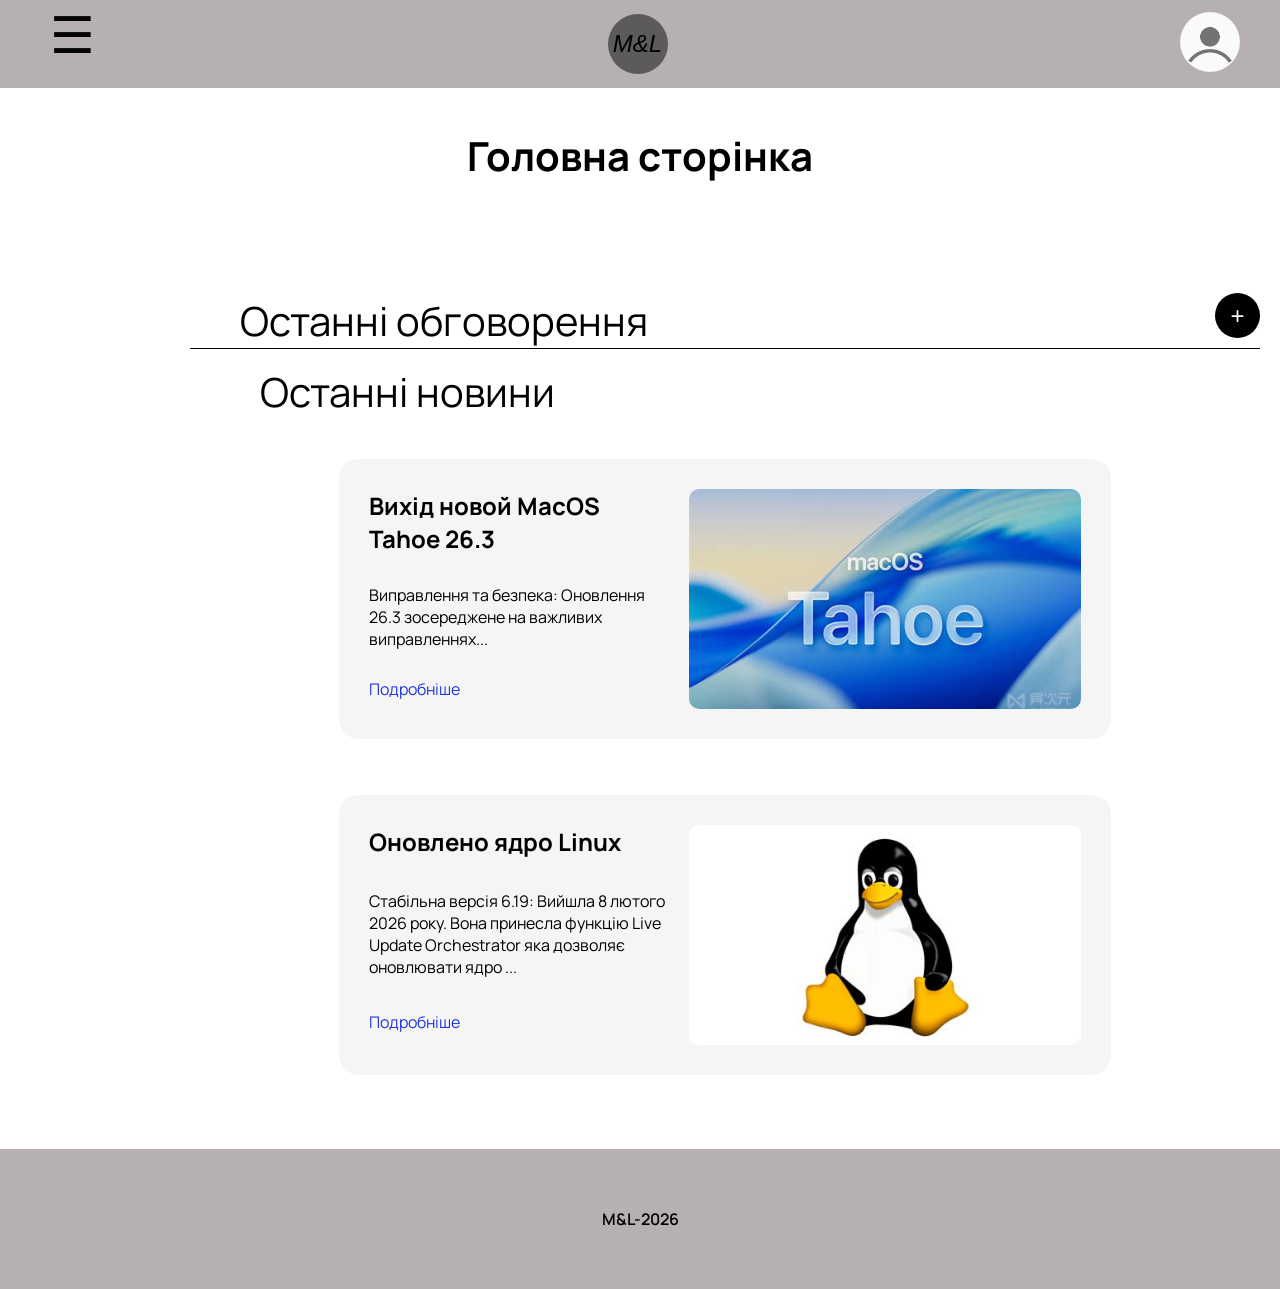
<file: index.html>
<!DOCTYPE html>
<html lang="uk">
<head>
    <meta charset="UTF-8">
    <meta name="viewport" content="width=device-width, initial-scale=1.0">
    <link rel="stylesheet" href="style.css">
    <link rel="icon" href="favicon.png" type="image/png">
    <link rel="preconnect" href="https://fonts.googleapis.com">
    <link rel="preconnect" href="https://fonts.gstatic.com" crossorigin>
    <link href="https://fonts.googleapis.com/css2?family=Manrope:wght@200..800&display=swap" rel="stylesheet">
    <title>Головна сторінка</title>
</head>
<body>
    <nav class="menu">
        <div class="ham-menu">
            <span class="hamburger">☰</span>
            <p class="text-menu">Меню</p>
        </div>
        <div class="discussion-topic">
           <p><a href="index.html">Головна сторінка</a></p>
            <p><a href="macos0.html">Обговорення MacOS</a></p>
            <p><a href="linux0.html">Обговорення Linux</a></p>
            <p><a href="windows0.html">Обговорення Windows</a></p>
            <p><a href="news.html">Новини</a></p>
        </div>
        <div class="footer-text">
            <p><a href="settings.html">Налаштування</a></p>
            <p><a href="feedback.html">Звʼязок</a></p>
        </div>
    </nav>
    <div class="rectangle">
        <div class="hamburger">
                ☰
        </div>
        <div class="logo">
            <span>M&L</span>
        </div>
        <div>
            <img class="account-trigger" src="Знімок екрана 2026-04-13 о 01.09.58.png">
        </div>
    </div>
    <nav class="logo-departing">
        <div class="top-ghost">
        <a href="login.html"><button class="rain">Увійти</button></a>
        <a href="reg.html"><button class="reg">Зареєструватись</button></a>
        <img class="ghost-log account-trigger" src="Знімок екрана 2026-04-13 о 01.09.58.png">
        <p class="ghost">Гість</p>
        </div>
        <div class="bottom-ghost">
            <button class="privat">Особисті повідомлення</button>
            <button class="setting-ac">Налаштування акаунта</button>
        </div>
    </nav>
    <header class="main-general"> Головна сторінка </header>
    <section class="recent-discussions">
        <div class="head_plus">
        <h1 class="head-discussions"> Останні обговорення </h1>
            <button class="plus"> + </button>
            </div>
             <div class="create-post-box">
            <textarea class="new-post-input form-input" placeholder="Про що хочете запитати?"></textarea>
            <button type="button" class="auth-submit-btn publish-post-btn">Опублікувати пост</button>
        </div>
        
        <div class="discussions-list">
    <h1 class="latest-news">Останні новини</h1>
    <section class="main-news">
        <div class="mn-news">
            <p class="news-title">Вихід  новой MacOS Tahoe 26.3</p>
            <p class="news-desc">Виправлення та безпека: Оновлення 26.3 зосереджене 
            на важливих виправленнях...</p>
             <p class="learn-more">Подробніше</p>
                <img class="tahoe" src="Tahoe 1.png" alt="Tahoe">
        </div>
        <div class="mn-news">
            <p class="news-title">Оновлено ядро Linux</p>
            <p class="news-desc">Стабільна версія 6.19: Вийшла 8 лютого 2026 року. Вона принесла функцію Live Update Orchestrator яка дозволяє оновлювати ядро ...</p>
             <p class="learn-more">Подробніше</p>
                <img class="tahoe" src="Linux.png" alt="Linux">
        </div>
    </div>
    </section>
    <footer class="footer">
        <p class="text-footer">M&L-2026</p>
    </footer>
    <script src="global.js"></script>
    <script src="post-creator.js"></script>
</body>
</html>
</file>
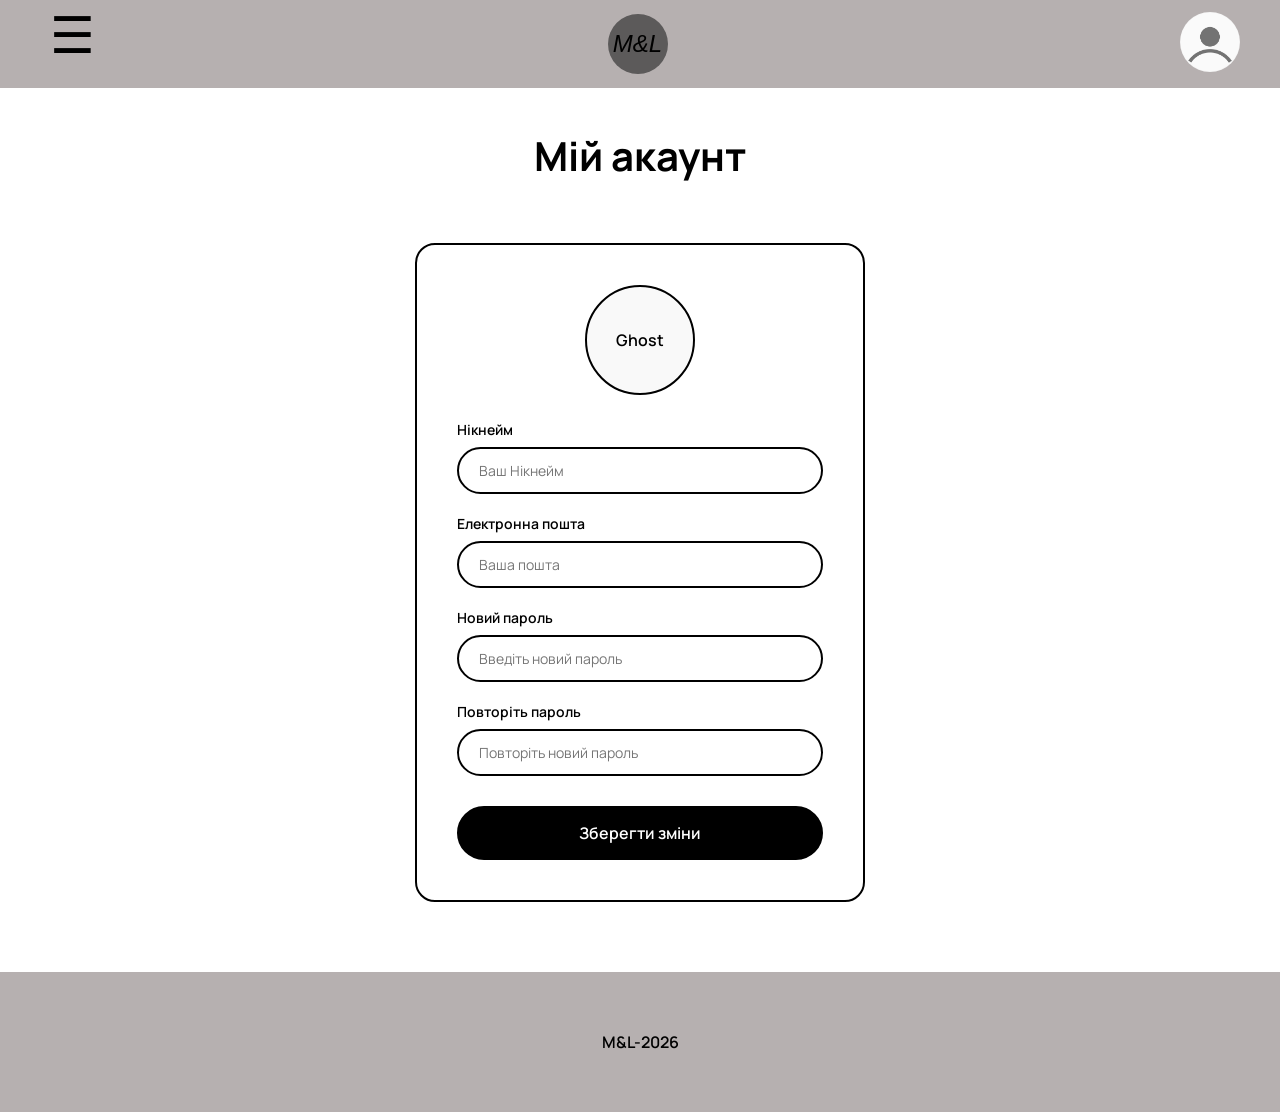
<file: account.html>
<!DOCTYPE html>
<html lang="uk">
<head>
    <meta charset="UTF-8">
    <meta name="viewport" content="width=device-width, initial-scale=1.0">
    <link rel="stylesheet" href="style.css">
    <link rel="icon" href="favicon.png" type="image/png">
    <link rel="preconnect" href="https://fonts.googleapis.com">
    <link rel="preconnect" href="https://fonts.gstatic.com" crossorigin>
    <link href="https://fonts.googleapis.com/css2?family=Manrope:wght@200..800&display=swap" rel="stylesheet">
    <title>Налаштування акаунта</title>
</head>
<body>
    <nav class="menu">
        <div class="ham-menu">
            <span class="hamburger">☰</span>
            <p class="text-menu">Mentю</p>
        </div>
        <div class="discussion-topic">
            <p><a href="index.html">Головна сторінка</a></p>
            <p><a href="macos0.html">Обговорення MacOS</a></p>
            <p><a href="linux0.html">Обговорення Linux</a></p>
            <p><a href="windows0.html">Обговорення Windows</a></p>
            <p><a href="news.html">Новини</a></p>
        </div>
        <div class="footer-text">
             <p><a href="settings.html">Налаштування</a></p>
            <p><a href="feedback.html">Звʼязок</a></p>
        </div>
    </nav>

    <div class="rectangle">
        <div class="hamburger">☰</div>
        <div class="logo">
            <a href="index.html"><span>M&L</span></a>
        </div>
        <div>
            <img class="account-trigger" src="Знімок екрана 2026-04-13 о 01.09.58.png" alt="Аватар">
        </div>
    </div>

    <nav class="logo-departing">
        <div class="top-ghost">
            <button class="rain" onclick="window.location.href='login.html'">Увійти</button>
            <button class="reg" onclick="window.location.href='reg.html'">Зареєструватись</button>
            <img class="ghost-log account-trigger" src="Знімок екрана 2026-04-13 о 01.09.58.png" alt="Аватар">
            <p class="ghost">Гість</p>
        </div>
        <div class="bottom-ghost">
            <button class="privat">Особисті повідомлення</button>
            <button class="setting-ac" onclick="window.location.href='account.html'">Налаштування акаунта</button>
        </div>
    </nav>

    <h1 class="news-page-title">Мій акаунт</h1>

    <main class="auth-layout">
        <div class="auth-container">
            <div class="account-avatar-wrapper">
                <div class="avatar-circle-placeholder">Ghost</div>
            </div>
            <form class="auth-form">
                <div class="form-group">
                    <label class="form-label">Нікнейм</label>
                    <input type="text" class="form-input" placeholder="Ваш Нікнейм">
                </div>
                <div class="form-group">
                    <label class="form-label">Електронна пошта</label>
                    <input type="email" class="form-input" placeholder="Ваша пошта">
                </div>
                <div class="form-group">
                    <label class="form-label">Новий пароль</label>
                    <input type="password" class="form-input" placeholder="Введіть новий пароль">
                </div>
                <div class="form-group">
                    <label class="form-label">Повторіть пароль</label>
                    <input type="password" class="form-input" placeholder="Повторіть новий пароль">
                </div>
                <button type="submit" class="auth-submit-btn">Зберегти зміни</button>
            </form>
        </div>
    </main>

    <footer class="footer">
        <p class="text-footer">M&L-2026</p>
    </footer>

    <script src="global.js"></script>
</body>
</html>
</file>
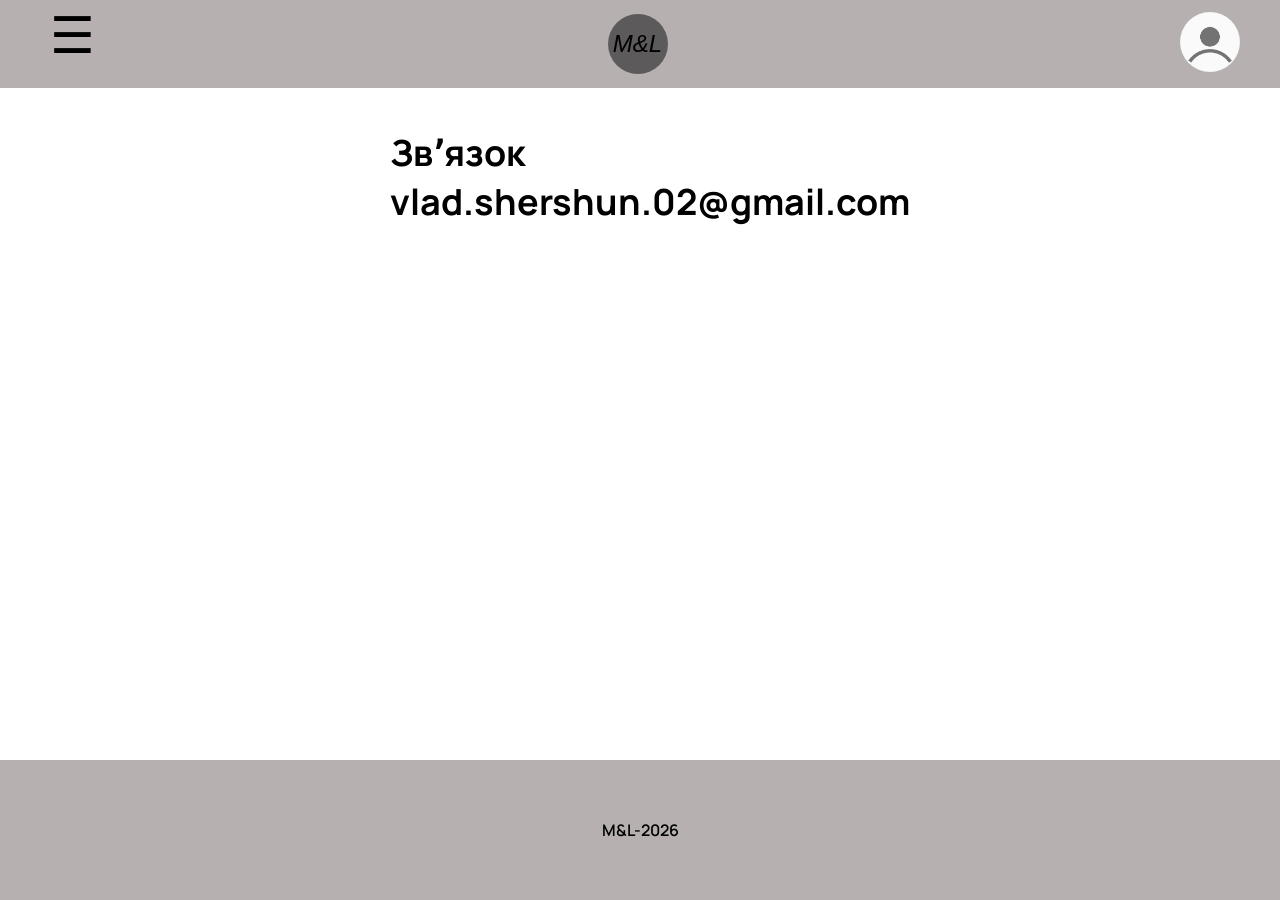
<file: feedback.html>
<!DOCTYPE html>
<html lang="uk">
<head>
    <meta charset="UTF-8">
    <meta name="viewport" content="width=device-width, initial-scale=1.0">
    <link rel="stylesheet" href="style.css">
    <link rel="icon" href="favicon.png" type="image/png">
    <link rel="preconnect" href="https://fonts.googleapis.com">
    <link rel="preconnect" href="https://fonts.gstatic.com" crossorigin>
    <link href="https://fonts.googleapis.com/css2?family=Manrope:wght@200..800&display=swap" rel="stylesheet">
    <title>Зворотній звʼязок</title>
</head>
<body class="feedback-body">
     <nav class="menu">
        <div class="ham-menu">
            <span class="hamburger">☰</span>
            <p class="text-menu">Меню</p>
        </div>
        <div class="discussion-topic">
            <p><a href="index.html">Головна сторінка</a></p>
            <p><a href="macos0.html">Обговорення MacOS</a></p>
            <p><a href="linux0.html">Обговорення Linux</a></p>
            <p><a href="windows0.html">Обговорення Windows</a></p>
            <p><a href="news.html">Новини</a></p>
        </div>
        <div class="footer-text">
             <p><a href="settings.html">Налаштування</a></p>
            <p><a href="feedback.html">Звʼязок</a></p>
        </div>
    </nav>
    <div class="rectangle">
        <div class="hamburger">
                ☰
        </div>
        <div class="logo">
            <a href="index.html"><span>M&L</span></a>
        </div>
        <div class="login">
            <img class="account-trigger" src="Знімок екрана 2026-04-13 о 01.09.58.png">
        </div>
    </div>
    <nav class="logo-departing">
        <div class="top-ghost">
         <a href="login.html"><button class="rain">Увійти</button></a>
        <a href="reg.html"><button class="reg">Зареєструватись</button></a>
        <img class="ghost-log account-trigger" src="Знімок екрана 2026-04-13 о 01.09.58.png">
        <p class="ghost">Гість</p>
        </div>
        <div class="bottom-ghost">
            <button class="privat">Особисті повідомлення</button>
            <button class="setting-ac">Налаштування акаунта</button>
        </div>
    </nav>
    <div class="feedback">
        <p>Звʼязок</p>
        <p>vlad.shershun.02@gmail.com</p>
    </div>
    <footer class="footer-feedback">
        <p class="text-footer">M&L-2026</p>
    </footer>
    <script src="global.js"></script>
</body>
</html>
</file>
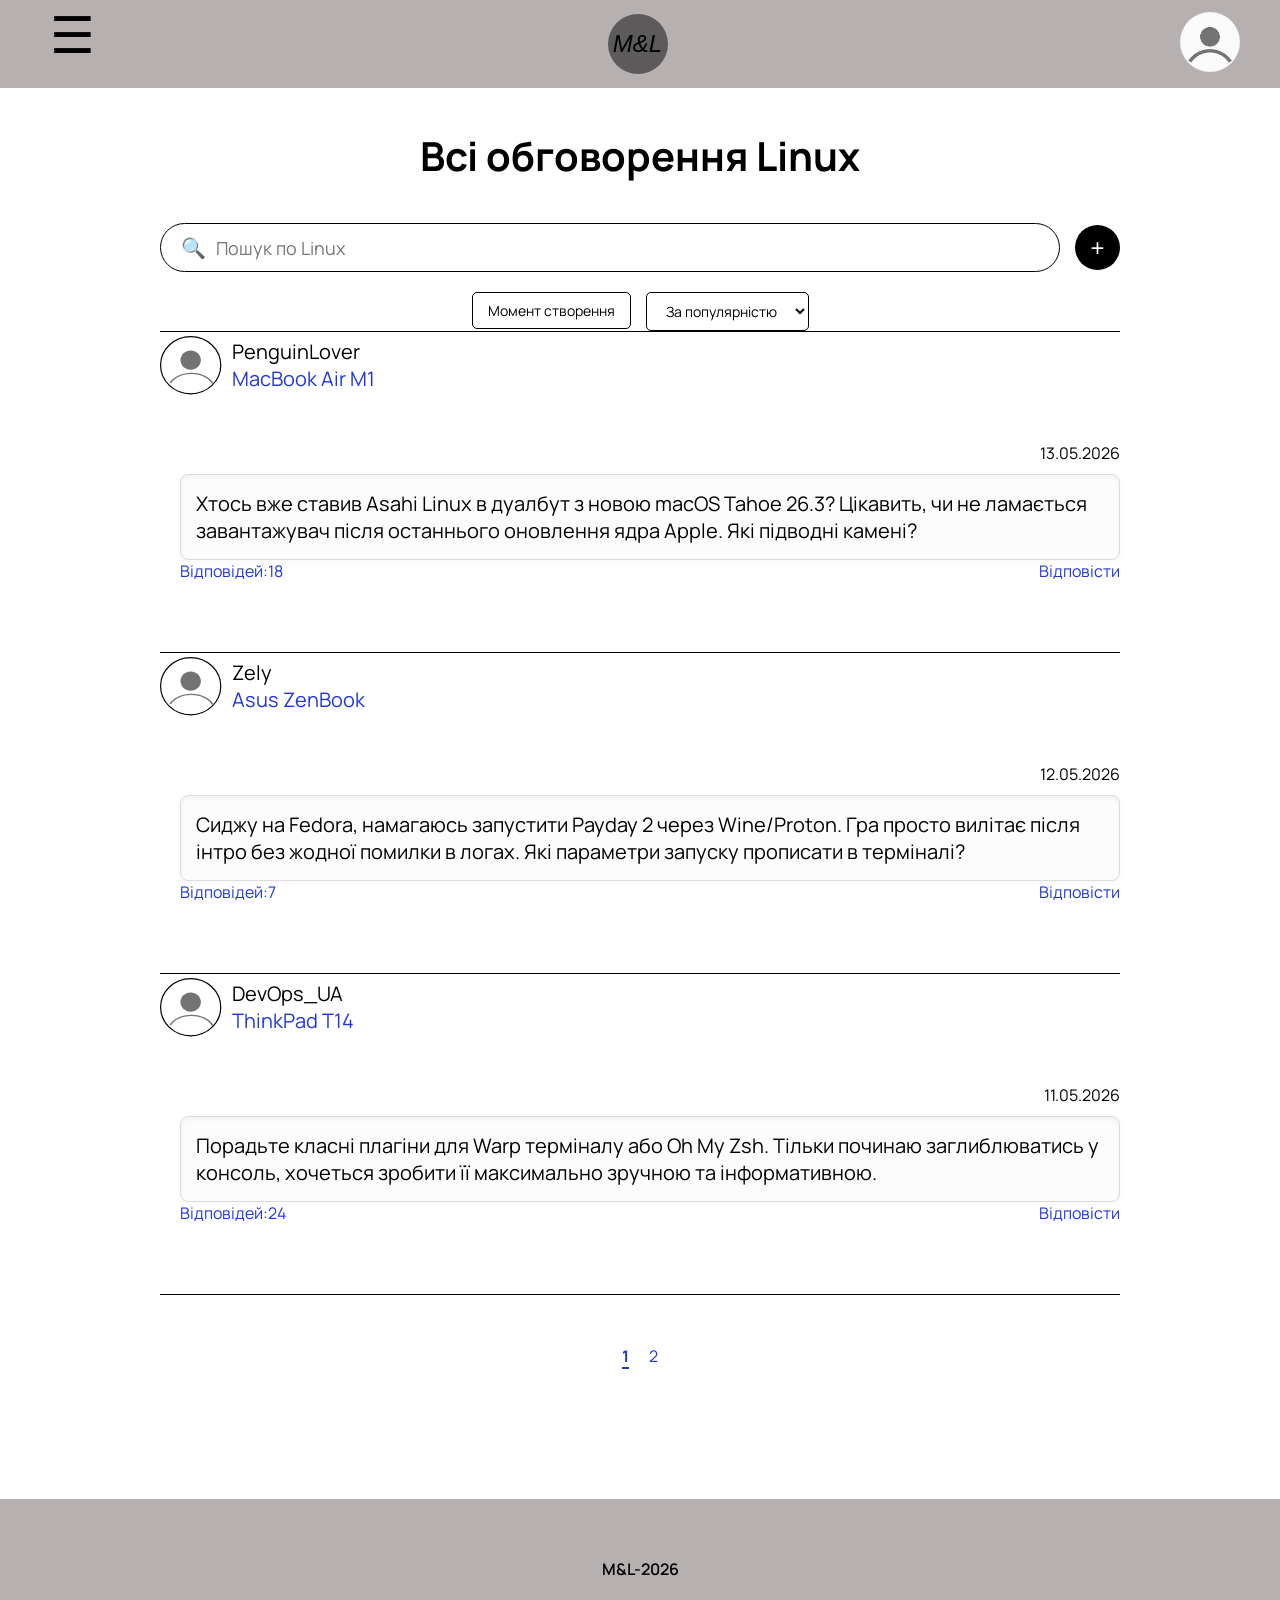
<file: linux0.html>
<!DOCTYPE html>
<html lang="uk">
<head>
    <meta charset="UTF-8">
    <meta name="viewport" content="width=device-width, initial-scale=1.0">
    <link rel="stylesheet" href="style.css">
    <link rel="icon" href="favicon.png" type="image/png">
    <link rel="preconnect" href="https://fonts.googleapis.com">
    <link rel="preconnect" href="https://fonts.gstatic.com" crossorigin>
    <link href="https://fonts.googleapis.com/css2?family=Manrope:wght@200..800&display=swap" rel="stylesheet">
    <title>Обговорення Linux</title>
</head>
<body>
    <nav class="menu">
        <div class="ham-menu">
            <span class="hamburger">☰</span>
            <p class="text-menu">Меню</p>
        </div>
        <div class="discussion-topic">
            <p><a href="index.html">Головна сторінка</a></p>
            <p><a href="macos0.html">Обговорення MacOS</a></p>
            <p><a href="linux0.html">Обговорення Linux</a></p>
            <p><a href="windows0.html">Обговорення Windows</a></p>
            <p><a href="news.html">Новини</a></p>
        </div>
        <div class="footer-text">
             <p><a href="settings.html">Налаштування</a></p>
            <p><a href="feedback.html">Звʼязок</a></p>
        </div>
    </nav>

    <div class="rectangle">
        <div class="hamburger">☰</div>
        <div class="logo">
            <a href="index.html"><span>M&L</span></a>
        </div>
        <div><img class="account-trigger" src="Знімок екрана 2026-04-13 о 01.09.58.png" alt="Аватар"></div>
    </div>

    <nav class="logo-departing">
        <div class="top-ghost">
              <a href="login.html"><button class="rain">Увійти</button></a>
            <a href="reg.html"><button class="reg">Зареєструватись</button></a>
            <img class="ghost-log account-trigger" src="Знімок екрана 2026-04-13 о 01.09.58.png" alt="Аватар">
            <p class="ghost">Гість</p>
        </div>
        <div class="bottom-ghost">
            <button class="privat">Особисті повідомлення</button>
            <button class="setting-ac">Налаштування акаунта</button>
        </div>
    </nav>

    <h1 class="news-page-title">Всі обговорення Linux</h1>

    <main class="all-discussions-layout">
        
        <div class="controls-bar">
            <div class="search-container">
                <span class="search-icon">🔍</span>
                <input type="text" class="search-input" placeholder="Пошук по Linux">
            </div>
            <button class="plus">+</button>
        </div>

<div class="create-post-box">
    <textarea class="new-post-input form-input" placeholder="Про що хочете запитати?"></textarea>
    <button type="button" class="auth-submit-btn publish-post-btn">Опублікувати пост</button>
</div>
            
            <div class="filters-container">
                <div class="time-filter-wrapper">
                    <button class="filter-btn" id="time-filter-btn">Момент створення</button>
                    <div class="time-popup" id="time-popup">
                        <p class="popup-title">Момент створення</p>
                        <ul class="popup-list">
                            <li>Сьогодні</li>
                            <li>Вчора</li>
                            <li>Позавчора</li>
                        </ul>
                    </div>
                </div>
                <select class="filter-select">
                    <option>За популярністю</option>
                    <option>За датою</option>
                    <option>За відповідями</option>
                </select>
            </div>
        </div>

        <div class="discussions-list">
            <article class="post-item">
                <div class="start">
                    <img class="svg" src="Group 4.svg" alt="Аватар">
                    <div class="user">
                        <h3 class="name-1">PenguinLover</h3>
                        <h3 class="device-1">MacBook Air M1</h3>
                    </div>
                </div>
                <div class="content">
                    <time>13.05.2026</time>
                    <p class="content-1">Хтось вже ставив Asahi Linux в дуалбут з новою macOS Tahoe 26.3? Цікавить, чи не ламається завантажувач після останнього оновлення ядра Apple. Які підводні камені?</p>
                    <div class="answers">
                        <button class="reply-btn">Відповідей:18</button>
                        <a href="#" class="answer-1">Відповісти</a> 
                    </div>
                </div>
                
                <div class="full">
                    <div class="preparation">
                        <div class="post-item">
                            <div class="start-prep">
                                <img class="svg" src="Group 4.svg" alt="Аватар">
                                <div class="user">
                                    <h3 class="name-1">Kernel_Panic</h3>
                                    <h3 class="device-1">MacBook Pro M1</h3>
                                </div>
                            </div>
                            <div class="content">
                                <time class="time-pre">13.05.2026 14:15</time>
                                <p class="content-1">Ставив вчора. Все працює нормально, але треба обов'язково оновити m1n1 перед встановленням нової macOS, інакше дійсно може злетіти вибір системи при завантаженні.</p>
                                <div class="answers">
                                    <button class="reply-btn">↩</button>
                                </div>
                            </div>
                        </div>
                        <div class="comment-input-box">
                            <input type="text" placeholder="Залишити коментар..." class="reply-input">
                        </div>
                    </div>
                </div>
            </article>

            <article class="post-item">
                <div class="start">
                    <img class="svg" src="Group 4.svg" alt="Аватар">
                    <div class="user">
                        <h3 class="name-1">Zely</h3>
                        <h3 class="device-1">Asus ZenBook</h3>
                    </div>
                </div>
                <div class="content">
                    <time>12.05.2026</time>
                    <p class="content-1">Сиджу на Fedora, намагаюсь запустити Payday 2 через Wine/Proton. Гра просто вилітає після інтро без жодної помилки в логах. Які параметри запуску прописати в терміналі?</p>
                    <div class="answers">
                        <button class="reply-btn">Відповідей:7</button>
                        <a href="#" class="answer-1">Відповісти</a> 
                    </div>
                </div>

                <div class="full">
                    <div class="preparation">
                        <div class="post-item">
                            <div class="start-prep">
                                <img class="svg" src="Group 4.svg" alt="Аватар">
                                <div class="user">
                                    <h3 class="name-1">ProtonMaster</h3>
                                    <h3 class="device-1">Custom PC</h3>
                                </div>
                            </div>
                            <div class="content">
                                <time class="time-pre">12.05.2026 18:30</time>
                                <p class="content-1">Спробуй додати PROTON_USE_WINED3D=1 %command% у параметри запуску. Якщо не допоможе, перевір чи встановлені 32-бітні бібліотеки Vulkan для твоєї відеокарти.</p>
                                <div class="answers">
                                    <button class="reply-btn">↩</button>
                                </div>
                            </div>
                        </div>
                        <div class="comment-input-box">
                            <input type="text" placeholder="Залишити коментар..." class="reply-input">
                        </div>
                    </div>
                </div>
            </article>

            <article class="post-item">
                <div class="start">
                    <img class="svg" src="Group 4.svg" alt="Аватар">
                    <div class="user">
                        <h3 class="name-1">DevOps_UA</h3>
                        <h3 class="device-1">ThinkPad T14</h3>
                    </div>
                </div>
                <div class="content">
                    <time>11.05.2026</time>
                    <p class="content-1">Порадьте класні плагіни для Warp терміналу або Oh My Zsh. Тільки починаю заглиблюватись у консоль, хочеться зробити її максимально зручною та інформативною.</p>
                    <div class="answers">
                        <button class="reply-btn">Відповідей:24</button>
                        <a href="#" class="answer-1">Відповісти</a> 
                    </div>
                </div>

                <div class="full">
                    <div class="preparation">
                        <div class="post-item">
                            <div class="start-prep">
                                <img class="svg" src="Group 4.svg" alt="Аватар">
                                <div class="user">
                                    <h3 class="name-1">TerminalNinja</h3>
                                    <h3 class="device-1">ThinkPad X1</h3>
                                </div>
                            </div>
                            <div class="content">
                                <time class="time-pre">11.05.2026 09:20</time>
                                <p class="content-1">Для Oh My Zsh обов'язково став zsh-autosuggestions та zsh-syntax-highlighting. Це база. А для кастомізації самого рядка ідеально підійде тема Powerlevel10k.</p>
                                <div class="answers">
                                    <button class="reply-btn">↩</button>
                                </div>
                            </div>
                        </div>
                        <div class="comment-input-box">
                            <input type="text" placeholder="Залишити коментар..." class="reply-input">
                        </div>
                    </div>
                </div>
            </article>
        </div>

        <div class="pagination">
            <a href="linux0.html" class="page-link active">1</a>
            <a href="linux1.html" class="page-link">2</a>
        </div>
        
        <button class="back-to-top" onclick="window.scrollTo({top: 0, behavior: 'smooth'});">ᐱ</button>
    </main>

    <footer class="footer">
        <p class="text-footer">M&L-2026</p>
    </footer>
    <script src="global.js"></script>
    <script src="post-creator.js"></script>
    <script src="sort.js"></script>
</body>
</html>
</file>
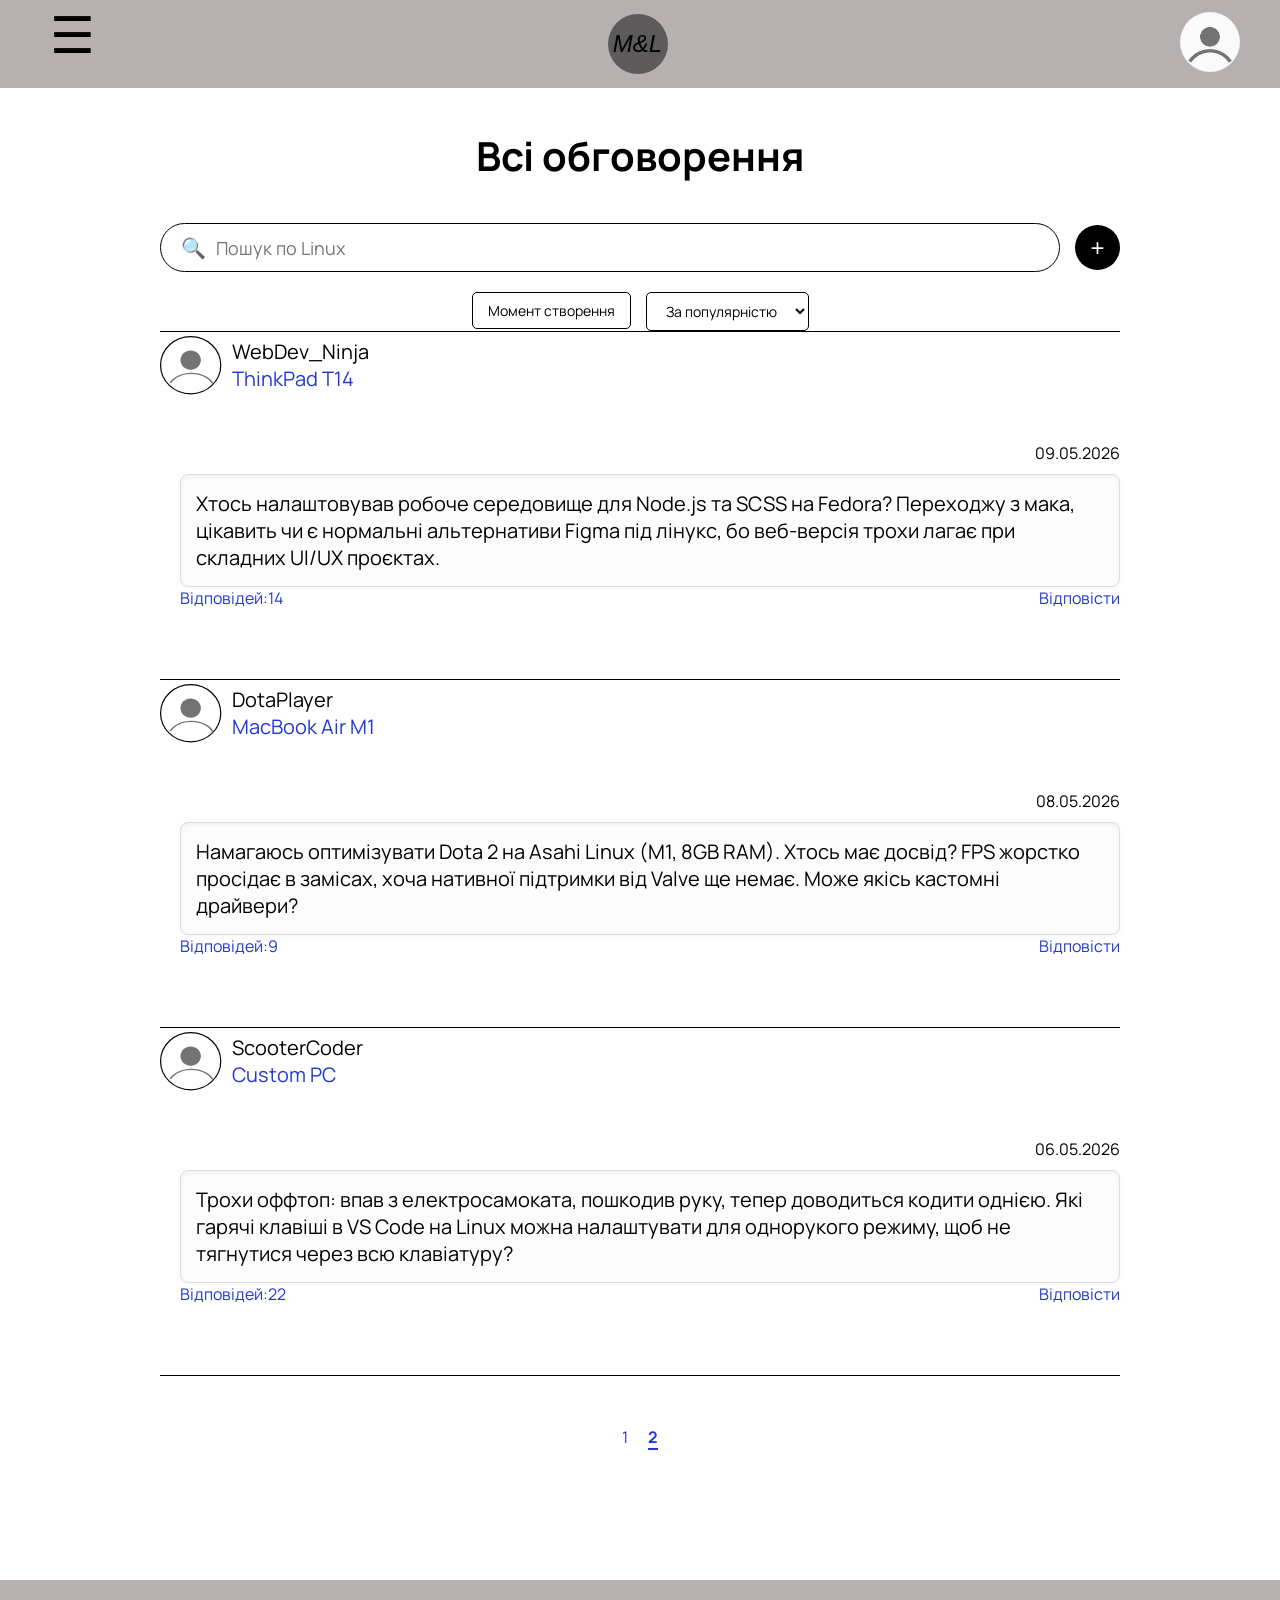
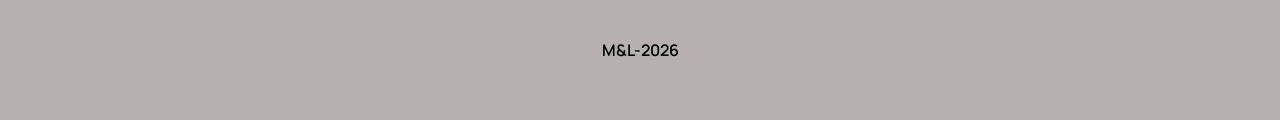
<file: linux1.html>
<!DOCTYPE html>
<html lang="uk">
<head>
    <meta charset="UTF-8">
    <meta name="viewport" content="width=device-width, initial-scale=1.0">
    <link rel="stylesheet" href="style.css">
    <link rel="icon" href="favicon.png" type="image/png">
    <link rel="preconnect" href="https://fonts.googleapis.com">
    <link rel="preconnect" href="https://fonts.gstatic.com" crossorigin>
    <link href="https://fonts.googleapis.com/css2?family=Manrope:wght@200..800&display=swap" rel="stylesheet">
    <title>Обговорення Linux - Сторінка 2</title>
</head>
<body>
    <nav class="menu">
        <div class="ham-menu">
            <span class="hamburger">☰</span>
            <p class="text-menu">Меню</p>
        </div>
        <div class="discussion-topic">
            <p><a href="index.html">Головна сторінка</a></p>
            <p><a href="macos0.html">Обговорення MacOS</a></p>
            <p><a href="linux0.html">Обговорення Linux</a></p>
            <p><a href="windows0.html">Обговорення Windows</a></p>
            <p><a href="news.html">Новини</a></p>
        </div>
        <div class="footer-text">
            <p><a href="settings.html">Налаштування</a></p>
            <p><a href="feedback.html">Звʼязок</a></p>
        </div>
    </nav>

    <div class="rectangle">
        <div class="hamburger">☰</div>
        <div class="logo">
            <a href="index.html"><span>M&L</span></a>
        </div>
        <div><img class="account-trigger" src="Знімок екрана 2026-04-13 о 01.09.58.png" alt="Аватар"></div>
    </div>

    <nav class="logo-departing">
        <div class="top-ghost">
              <a href="login.html"><button class="rain">Увійти</button></a>
            <a href="reg.html"><button class="reg">Зареєструватись</button></a>
            <img class="ghost-log account-trigger" src="Знімок екрана 2026-04-13 о 01.09.58.png" alt="Аватар">
            <p class="ghost">Гість</p>
        </div>
        <div class="bottom-ghost">
            <button class="privat">Особисті повідомлення</button>
            <button class="setting-ac">Налаштування акаунта</button>
        </div>
    </nav>

    <h1 class="news-page-title">Всі обговорення</h1>

    <main class="all-discussions-layout">
        
        <div class="controls-bar">
            <div class="search-container">
                <span class="search-icon">🔍</span>
                <input type="text" class="search-input" placeholder="Пошук по Linux">
            </div>

            <button class="plus">+</button>
        </div>

<div class="create-post-box">
    <textarea class="new-post-input form-input" placeholder="Про що хочете запитати?"></textarea>
    <button type="button" class="auth-submit-btn publish-post-btn">Опублікувати пост</button>
</div>
            
            <div class="filters-container">
                <div class="time-filter-wrapper">
                    <button class="filter-btn" id="time-filter-btn">Момент створення</button>
                    <div class="time-popup" id="time-popup">
                        <p class="popup-title">Момент створення</p>
                        <ul class="popup-list">
                            <li>Сьогодні</li>
                            <li>Вчора</li>
                            <li>Позавчора</li>
                        </ul>
                    </div>
                </div>
                <select class="filter-select">
                    <option>За популярністю</option>
                    <option>За датою</option>
                    <option>За відповідями</option>
                </select>
            </div>
        </div>

        <div class="discussions-list">
            <article class="post-item">
                <div class="start">
                    <img class="svg" src="Group 4.svg" alt="Аватар">
                    <div class="user">
                        <h3 class="name-1">WebDev_Ninja</h3>
                        <h3 class="device-1">ThinkPad T14</h3>
                    </div>
                </div>
                <div class="content">
                    <time>09.05.2026</time>
                    <p class="content-1">Хтось налаштовував робоче середовище для Node.js та SCSS на Fedora? Переходжу з мака, цікавить чи є нормальні альтернативи Figma під лінукс, бо веб-версія трохи лагає при складних UI/UX проєктах.</p>
                    <div class="answers">
                        <button class="reply-btn">Відповідей:14</button>
                        <a href="#" class="answer-1">Відповісти</a> 
                    </div>
                </div>
            </article>

            <article class="post-item">
                <div class="start">
                    <img class="svg" src="Group 4.svg" alt="Аватар">
                    <div class="user">
                        <h3 class="name-1">DotaPlayer</h3>
                        <h3 class="device-1">MacBook Air M1</h3>
                    </div>
                </div>
                <div class="content">
                    <time>08.05.2026</time>
                    <p class="content-1">Намагаюсь оптимізувати Dota 2 на Asahi Linux (M1, 8GB RAM). Хтось має досвід? FPS жорстко просідає в замісах, хоча нативної підтримки від Valve ще немає. Може якісь кастомні драйвери?</p>
                    <div class="answers">
                        <button class="reply-btn">Відповідей:9</button>
                        <a href="#" class="answer-1">Відповісти</a> 
                    </div>
                </div>
            </article>

            <article class="post-item">
                <div class="start">
                    <img class="svg" src="Group 4.svg" alt="Аватар">
                    <div class="user">
                        <h3 class="name-1">ScooterCoder</h3>
                        <h3 class="device-1">Custom PC</h3>
                    </div>
                </div>
                <div class="content">
                    <time>06.05.2026</time>
                    <p class="content-1">Трохи оффтоп: впав з електросамоката, пошкодив руку, тепер доводиться кодити однією. Які гарячі клавіші в VS Code на Linux можна налаштувати для однорукого режиму, щоб не тягнутися через всю клавіатуру?</p>
                    <div class="answers">
                        <button class="reply-btn">Відповідей:22</button>
                        <a href="#" class="answer-1">Відповісти</a> 
                    </div>
                </div>
            </article>
        </div>

        <div class="pagination">
            <a href="linux0.html" class="page-link">1</a>
            <a href="linux1.html" class="page-link active">2</a>
        </div>
        
        <button class="back-to-top" onclick="window.scrollTo({top: 0, behavior: 'smooth'});">ᐱ</button>
    </main>

    <footer class="footer">
        <p class="text-footer">M&L-2026</p>
    </footer>
    <script src="global.js"></script>
    <script src="post-creator.js"></script>
    <script src="sort.js"></script>
</body>
</html>
</file>
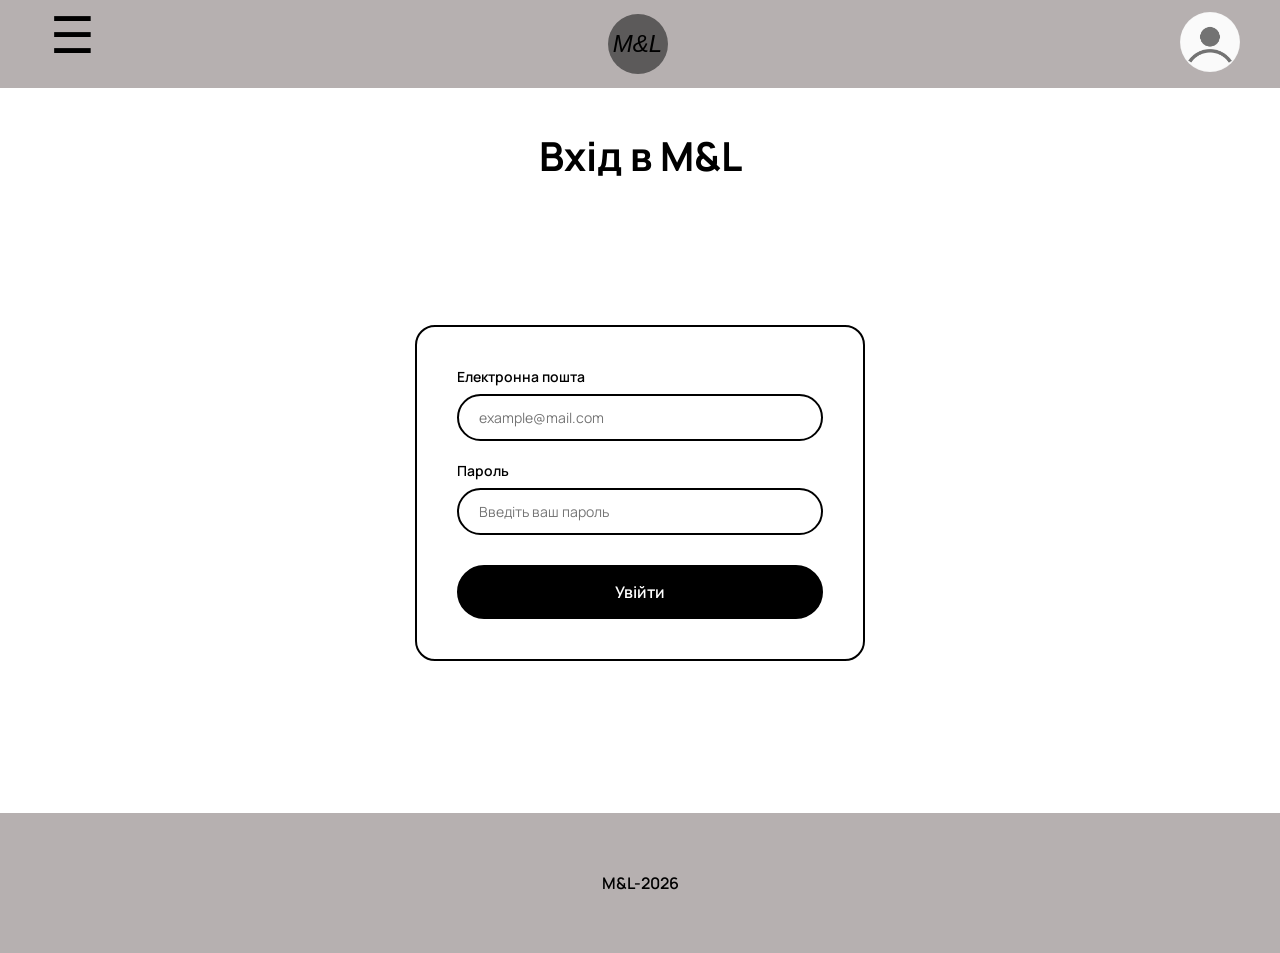
<file: login.html>
<!DOCTYPE html>
<html lang="uk">
<head>
    <meta charset="UTF-8">
    <meta name="viewport" content="width=device-width, initial-scale=1.0">
    <link rel="stylesheet" href="style.css">
    <link rel="icon" href="favicon.png" type="image/png">
    <link rel="preconnect" href="https://fonts.googleapis.com">
    <link rel="preconnect" href="https://fonts.gstatic.com" crossorigin>
    <link href="https://fonts.googleapis.com/css2?family=Manrope:wght@200..800&display=swap" rel="stylesheet">
    <title>Вхід в акаунт</title>
</head>
<body>
    <nav class="menu">
        <div class="ham-menu">
            <span class="hamburger">☰</span>
            <p class="text-menu">Меню</p>
        </div>
        <div class="discussion-topic">
            <p><a href="index.html">Головна сторінка</a></p>
            <p><a href="macos0.html">Обговорення MacOS</a></p>
            <p><a href="linux0.html">Обговорення Linux</a></p>
            <p><a href="windows0.html">Обговорення Windows</a></p>
            <p><a href="news.html">Новини</a></p>
        </div>
        <div class="footer-text">
            <p><a href="settings.html">Налаштування</a></p>
            <p><a href="feedback.html">Звʼязок</a></p>
        </div>
    </nav>

    <div class="rectangle">
        <div class="hamburger">☰</div>
        <div class="logo">
            <a href="index.html"><span>M&L</span></a>
        </div>
        <div>
            <img class="account-trigger" src="Знімок екрана 2026-04-13 о 01.09.58.png" alt="Аватар">
        </div>
    </div>

    <nav class="logo-departing">
        <div class="top-ghost">
            <button class="rain" onclick="window.location.href='login.html'">Увійти</button>
            <button class="reg" onclick="window.location.href='reg.html'">Зареєструватись</button>
            <img class="ghost-log account-trigger" src="Знімок екрана 2026-04-13 о 01.09.58.png" alt="Аватар">
            <p class="ghost">Гість</p>
        </div>
        <div class="bottom-ghost">
            <button class="privat">Особисті повідомлення</button>
            <button class="setting-ac">Налаштування акаунта</button>
        </div>
    </nav>

    <h1 class="news-page-title">Вхід в M&L</h1>

    <main class="auth-layout">
        <div class="auth-container">
            <form id="login-form" class="auth-form">
                <div class="form-group">
                    <label class="form-label">Електронна пошта</label>
                    <input type="email" class="form-input" placeholder="example@mail.com" required>
                </div>
                <div class="form-group">
                    <label class="form-label">Пароль</label>
                    <input type="password" class="form-input" placeholder="Введіть ваш пароль" required>
                </div>
                <button type="submit" class="auth-submit-btn">Увійти</button>
            </form>
        </div>
    </main>

    <footer class="footer">
        <p class="text-footer">M&L-2026</p>
    </footer>

    <script src="global.js"></script>
    <script src="login.js"></script>
</body>
</html>
</file>
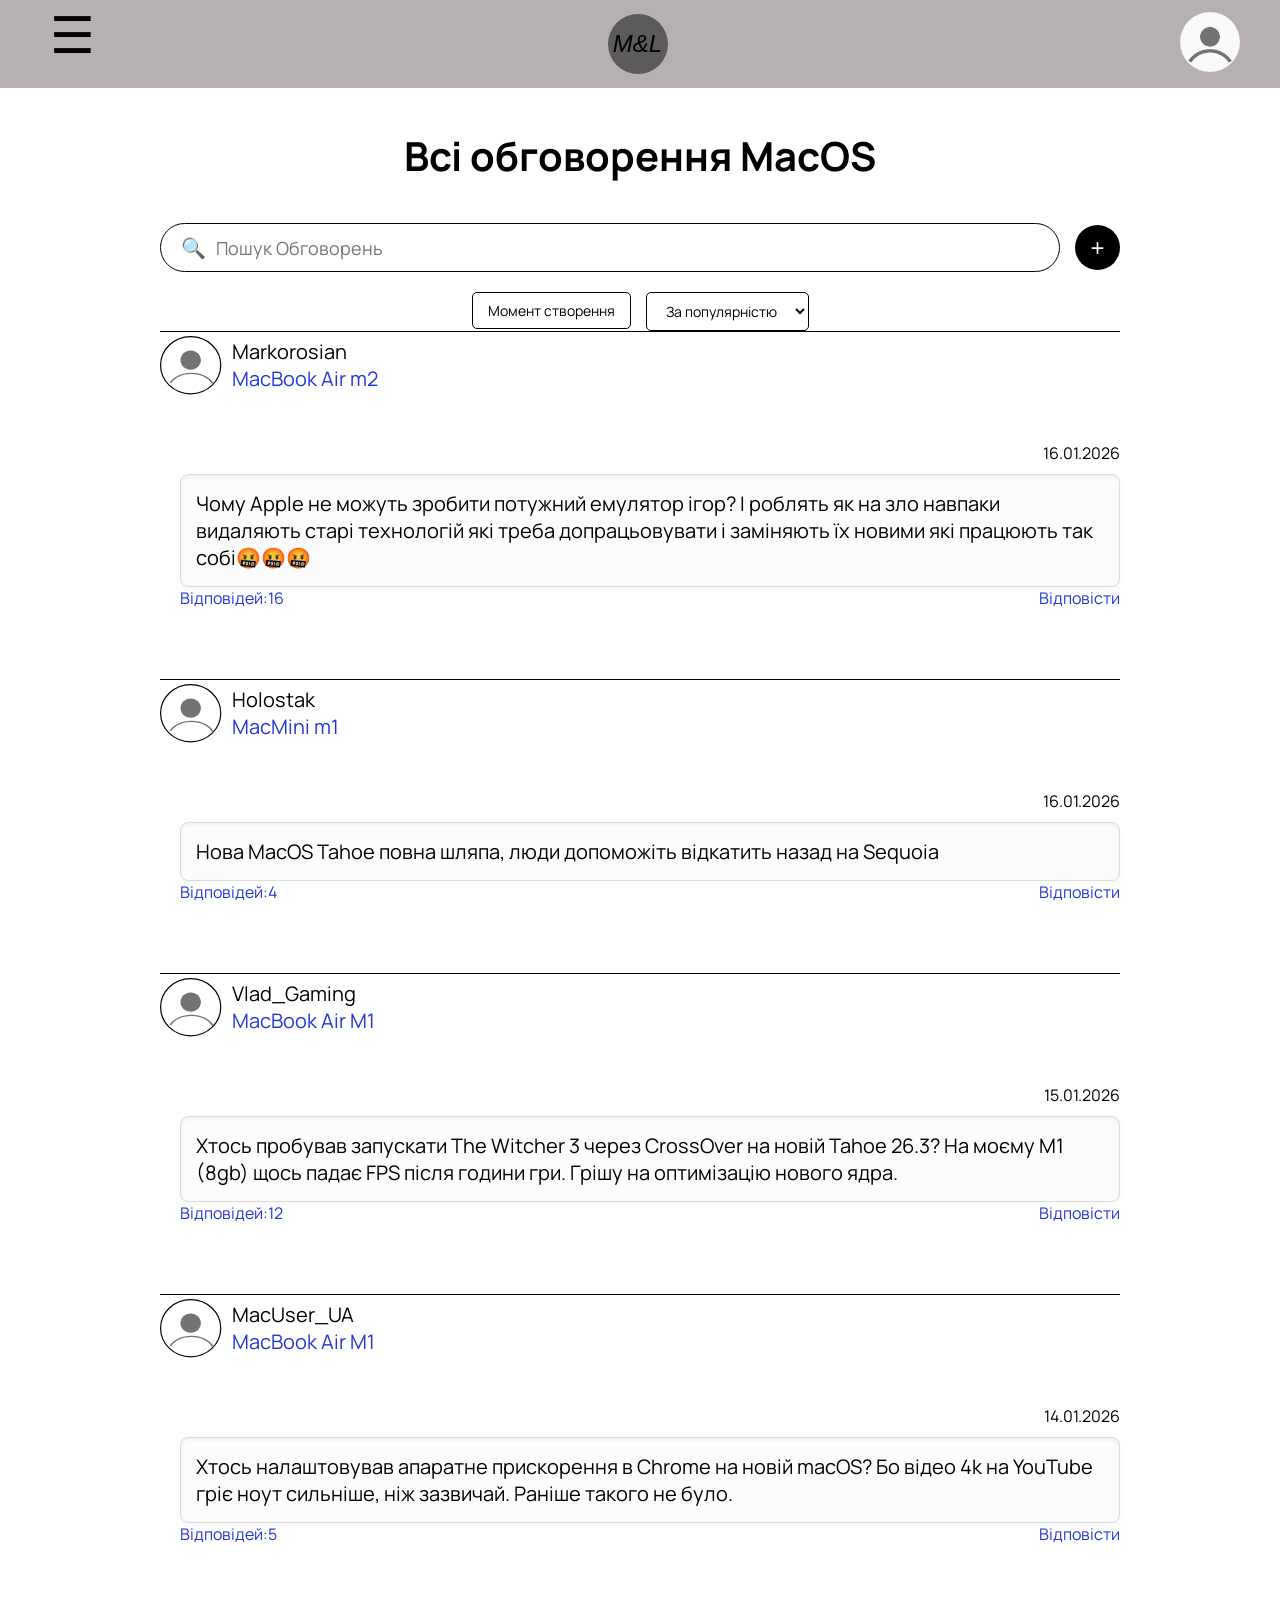
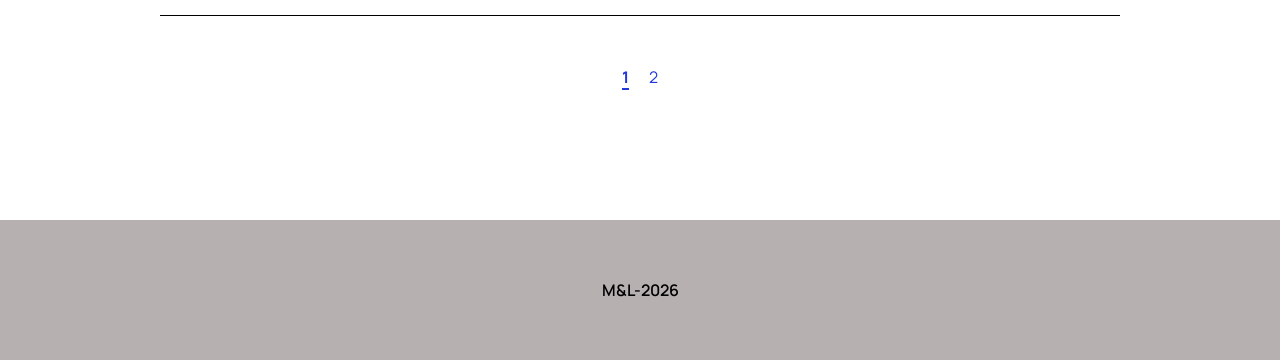
<file: macos0.html>
<!DOCTYPE html>
<html lang="uk">
<head>
    <meta charset="UTF-8">
    <meta name="viewport" content="width=device-width, initial-scale=1.0">
    <link rel="stylesheet" href="style.css">
    <link rel="icon" href="favicon.png" type="image/png">
    <link rel="preconnect" href="https://fonts.googleapis.com">
    <link rel="preconnect" href="https://fonts.gstatic.com" crossorigin>
    <link href="https://fonts.googleapis.com/css2?family=Manrope:wght@200..800&display=swap" rel="stylesheet">
    <title>Обговорення MacOS</title>
</head>
<body>
    <nav class="menu">
        <div class="ham-menu">
            <span class="hamburger">☰</span>
            <p class="text-menu">Меню</p>
        </div>
        <div class="discussion-topic">
            <p><a href="index.html">Головна сторінка</a></p>
            <p><a href="macos0.html">Обговорення MacOS</a></p>
            <p><a href="linux0.html">Обговорення Linux</a></p>
            <p><a href="windows0.html">Обговорення Windows</a></p>
            <p><a href="news.html">Новини</a></p>
        </div>
        <div class="footer-text">
             <p><a href="settings.html">Налаштування</a></p>
            <p><a href="feedback.html">Звʼязок</a></p>
        </div>
    </nav>

    <div class="rectangle">
        <div class="hamburger">☰</div>
        <div class="logo">
            <a href="index.html"><span>M&L</span></a>
        </div>
        <div>
            <img class="account-trigger" src="Знімок екрана 2026-04-13 о 01.09.58.png" alt="Аватар">
        </div>
    </div>

    <nav class="logo-departing">
        <div class="top-ghost">
              <a href="login.html"><button class="rain">Увійти</button></a>
            <a href="reg.html"><button class="reg">Зареєструватись</button></a>
            <img class="ghost-log account-trigger" src="Знімок екрана 2026-04-13 о 01.09.58.png" alt="Аватар">
            <p class="ghost">Гість</p>
        </div>
        <div class="bottom-ghost">
            <button class="privat">Особисті повідомлення</button>
            <button class="setting-ac">Налаштування акаунта</button>
        </div>
    </nav>

    <h1 class="news-page-title">Всі обговорення MacOS</h1>

    <main class="all-discussions-layout">
        
        <div class="controls-bar">
    <div class="search-container">
        <span class="search-icon">🔍</span>
        <input type="text" class="search-input" placeholder="Пошук Обговорень">
    </div>
    
    <button class="plus">+</button>
        </div>

<div class="create-post-box">
    <textarea class="new-post-input form-input" placeholder="Про що хочете запитати?"></textarea>
    <button type="button" class="auth-submit-btn publish-post-btn">Опублікувати пост</button>
</div>
            
                        <div class="filters-container">
                <div class="time-filter-wrapper">
                    <button class="filter-btn" id="time-filter-btn">Момент створення</button>
                    <div class="time-popup" id="time-popup">
                        <p class="popup-title">Момент створення</p>
                        <ul class="popup-list">
                            <li>Сьогодні</li>
                            <li>Вчора</li>
                            <li>Позавчора</li>
                        </ul>
                    </div>
                </div>
                <select class="filter-select">
                    <option>За популярністю</option>
                    <option>За датою</option>
                    <option>За відповідями</option>
                </select>
            </div>
        <div class="discussions-list">
            
            <article class="post-item">
                <div class="start">
                    <img class="svg" src="Group 4.svg" alt="Аватар">
                    <div class="user">
                        <h3 class="name-1">Markorosian</h3>
                        <h3 class="device-1">MacBook Air m2</h3>
                    </div>
                </div>
                <div class="content">
                    <time>16.01.2026</time>
                    <p class="content-1">Чому Apple не можуть зробити потужний емулятор ігор? І роблять як на зло навпаки видаляють старі технологій які треба допрацьовувати і заміняють їх новими які працюють так собі🤬🤬🤬</p>
                    <div class="answers">
                        <button class="reply-btn">Відповідей:16</button>
                        <a href="#" class="answer-1">Відповісти</a> 
                    </div>
                </div>
                
                <div class="full">
                    <div class="preparation">
                        <div class="post-item">
                            <div class="start-prep">
                                <img class="svg" src="Group 4.svg" alt="Аватар">
                                <div class="user">
                                    <h3 class="name-1">Tech_Maniac</h3>
                                    <h3 class="device-1">iMac 24</h3>
                                </div>
                            </div>
                            <div class="content">
                                <time class="time-pre">16.01.2026 10:15</time>
                                <p class="content-1">Тому що їм вигідніше просувати власний Metal, ніж тягнути старі технології. Хоча Game Porting Toolkit дає надію.</p>
                                <div class="answers">
                                    <button class="reply-btn">↩</button>
                                </div>
                            </div>
                        </div>
                        <div class="comment-input-box">
                            <input type="text" placeholder="Залишити коментар..." class="reply-input">
                        </div>
                    </div>
                </div>
            </article>

            <article class="post-item">
                <div class="start">
                    <img class="svg" src="Group 4.svg" alt="Аватар">
                    <div class="user">
                        <h3 class="name-1">Holostak</h3>
                        <h3 class="device-1">MacMini m1</h3>
                    </div>
                </div>
                <div class="content">
                    <time>16.01.2026</time>
                    <p class="content-1">Нова MacOS Tahoe повна шляпа, люди допоможіть відкатить назад на Sequoia</p>
                    <div class="answers">
                        <button class="reply-btn">Відповідей:4</button>
                        <a href="#" class="answer-1">Відповісти</a> 
                    </div>
                </div>

                <div class="full">
                    <div class="preparation">
                        <div class="post-item">
                            <div class="start-prep">
                                <img class="svg" src="Group 4.svg" alt="Аватар">
                                <div class="user">
                                    <h3 class="name-1">System_Admin</h3>
                                    <h3 class="device-1">Mac Pro 2023</h3>
                                </div>
                            </div>
                            <div class="content">
                                <time class="time-pre">16.01.2026 13:45</time>
                                <p class="content-1">Якщо не робив бекап через Time Machine перед оновленням, то єдиний шлях — чиста установка. Тобі треба скачати образ Sequoia з App Store, зробити завантажувальну флешку через термінал і форматувати диск.</p>
                                <div class="answers">
                                    <button class="reply-btn">↩</button>
                                </div>
                            </div>
                        </div>
                        <div class="comment-input-box">
                            <input type="text" placeholder="Залишити коментар..." class="reply-input">
                        </div>
                    </div>
                </div>
            </article>

            <article class="post-item">
                <div class="start">
                    <img class="svg" src="Group 4.svg" alt="Аватар">
                    <div class="user">
                        <h3 class="name-1">Vlad_Gaming</h3>
                        <h3 class="device-1">MacBook Air M1</h3>
                    </div>
                </div>
                <div class="content">
                    <time>15.01.2026</time>
                    <p class="content-1">Хтось пробував запускати The Witcher 3 через CrossOver на новій Tahoe 26.3? На моєму M1 (8gb) щось падає FPS після години гри. Грішу на оптимізацію нового ядра.</p>
                    <div class="answers">
                        <button class="reply-btn">Відповідей:12</button>
                        <a href="#" class="answer-1">Відповісти</a> 
                    </div>
                </div>

                <div class="full">
                    <div class="preparation">
                        <div class="post-item">
                            <div class="start-prep">
                                <img class="svg" src="Group 4.svg" alt="Аватар">
                                <div class="user">
                                    <h3 class="name-1">Gamer_Pro</h3>
                                    <h3 class="device-1">MacBook Pro M2</h3>
                                </div>
                            </div>
                            <div class="content">
                                <time class="time-pre">15.01.2026 18:20</time>
                                <p class="content-1">Спробуй увімкнути D3DMetal у налаштуваннях пляшки CrossOver. Також перевір, чи не перегрівається ноут, бо після години гри це схоже на тротлінг.</p>
                                <div class="answers">
                                    <button class="reply-btn">↩</button>
                                </div>
                            </div>
                        </div>
                        <div class="comment-input-box">
                            <input type="text" placeholder="Залишити коментар..." class="reply-input">
                        </div>
                    </div>
                </div>
            </article>

            <article class="post-item">
                <div class="start">
                    <img class="svg" src="Group 4.svg" alt="Аватар">
                    <div class="user">
                        <h3 class="name-1">MacUser_UA</h3>
                        <h3 class="device-1">MacBook Air M1</h3>
                    </div>
                </div>
                <div class="content">
                    <time>14.01.2026</time>
                    <p class="content-1">Хтось налаштовував апаратне прискорення в Chrome на новій macOS? Бо відео 4k на YouTube гріє ноут сильніше, ніж зазвичай. Раніше такого не було.</p>
                    <div class="answers">
                        <button class="reply-btn">Відповідей:5</button>
                        <a href="#" class="answer-1">Відповісти</a> 
                    </div>
                </div>

                <div class="full">
                    <div class="preparation">
                        <div class="post-item">
                            <div class="start-prep">
                                <img class="svg" src="Group 4.svg" alt="Аватар">
                                <div class="user">
                                    <h3 class="name-1">Browser_Ninja</h3>
                                    <h3 class="device-1">MacBook Air M2</h3>
                                </div>
                            </div>
                            <div class="content">
                                <time class="time-pre">14.01.2026 15:10</time>
                                <p class="content-1">Зайди в chrome://settings/system і перевір, чи стоїть галочка на апаратному прискоренні. Якщо так, то спробуй вимкнути, перезавантажити браузер і ввімкнути знову.</p>
                                <div class="answers">
                                    <button class="reply-btn">↩</button>
                                </div>
                            </div>
                        </div>
                        <div class="comment-input-box">
                            <input type="text" placeholder="Залишити коментар..." class="reply-input">
                        </div>
                    </div>
                </div>
            </article>

        </div>

        <div class="pagination">
            <a href="macos0.html" class="page-link active">1</a>
            <a href="macos1.html" class="page-link">2</a>
        </div>
        
        <button class="back-to-top" onclick="window.scrollTo({top: 0, behavior: 'smooth'});">ᐱ</button>
    </main>

    <footer class="footer">
        <p class="text-footer">M&L-2026</p>
    </footer>
    <script src="global.js"></script>
    <script src="post-creator.js"></script>
    <script src="sort.js"></script>
</body>
</html>
</file>
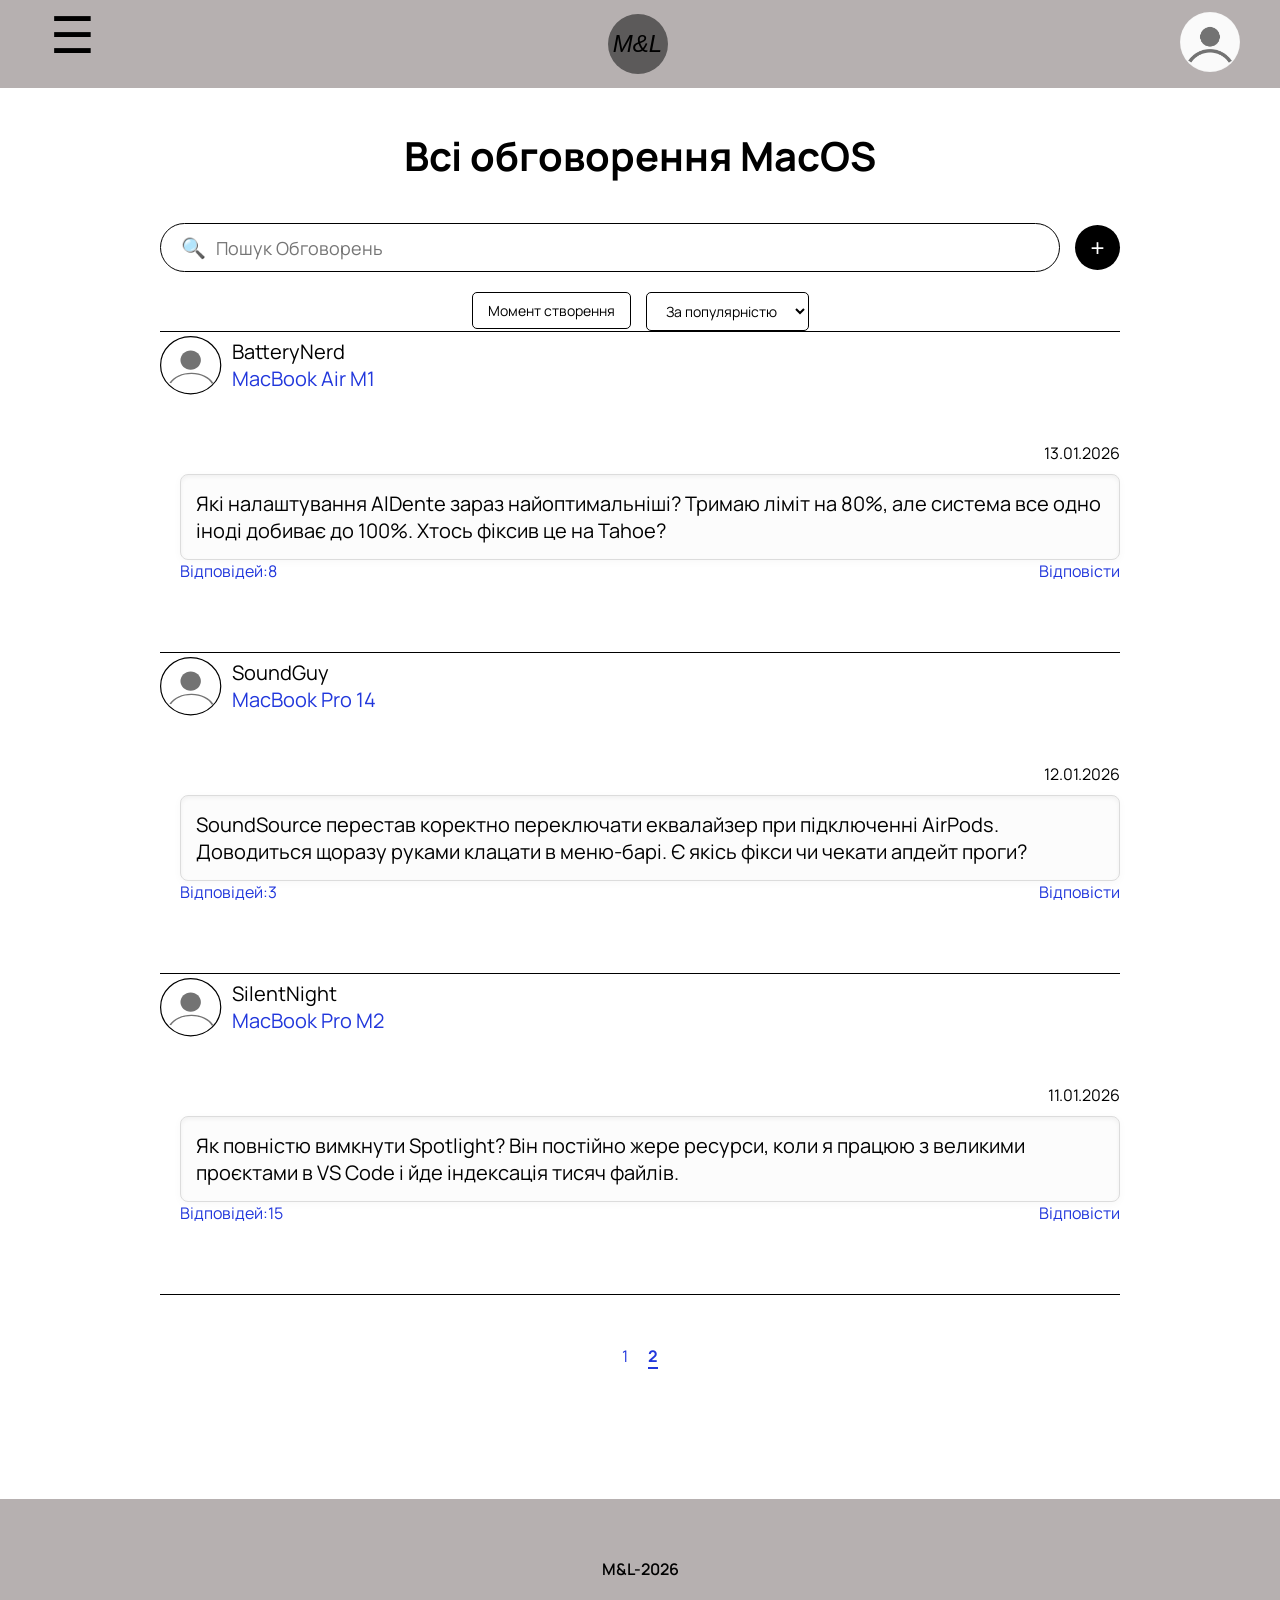
<file: macos1.html>
<!DOCTYPE html>
<html lang="uk">
<head>
    <meta charset="UTF-8">
    <meta name="viewport" content="width=device-width, initial-scale=1.0">
    <link rel="stylesheet" href="style.css">
    <link rel="icon" href="favicon.png" type="image/png">
    <link rel="preconnect" href="https://fonts.googleapis.com">
    <link rel="preconnect" href="https://fonts.gstatic.com" crossorigin>
    <link href="https://fonts.googleapis.com/css2?family=Manrope:wght@200..800&display=swap" rel="stylesheet">
    <title>Обговорення MacOS - Сторінка 2</title>
</head>
<body>
    <nav class="menu">
        <div class="ham-menu">
            <span class="hamburger">☰</span>
            <p class="text-menu">Меню</p>
        </div>
        <div class="discussion-topic">
            <p><a href="index.html">Головна сторінка</a></p>
            <p><a href="macos0.html">Обговорення MacOS</a></p>
            <p><a href="linux0.html">Обговорення Linux</a></p>
            <p><a href="windows0.html">Обговорення Windows</a></p>
            <p><a href="news.html">Новини</a></p>
        </div>
        <div class="footer-text">
            <p><a href="settings.html">Налаштування</a></p>
            <p><a href="feedback.html">Звʼязок</a></p>
        </div>
    </nav>

    <div class="rectangle">
        <div class="hamburger">☰</div>
        <div class="logo">
            <a href="index.html"><span>M&L</span></a>
        </div>
        <div><img class="account-trigger" src="Знімок екрана 2026-04-13 о 01.09.58.png" alt="Аватар"></div>
    </div>

    <nav class="logo-departing">
        <div class="top-ghost">
              <a href="login.html"><button class="rain">Увійти</button></a>
            <a href="reg.html"><button class="reg">Зареєструватись</button></a>
            <img class="ghost-log account-trigger" src="Знімок екрана 2026-04-13 о 01.09.58.png" alt="Аватар">
            <p class="ghost">Гість</p>
        </div>
        <div class="bottom-ghost">
            <button class="privat">Особисті повідомлення</button>
            <button class="setting-ac">Налаштування акаунта</button>
        </div>
    </nav>

    <h1 class="news-page-title">Всі обговорення MacOS</h1>

    <main class="all-discussions-layout">
        
        <div class="controls-bar">
            <div class="search-container">
                <span class="search-icon">🔍</span>
                <input type="text" class="search-input" placeholder="Пошук Обговорень">
            </div>

            <button class="plus">+</button>
        </div>

<div class="create-post-box">
    <textarea class="new-post-input form-input" placeholder="Про що хочете запитати?"></textarea>
    <button type="button" class="auth-submit-btn publish-post-btn">Опублікувати пост</button>
</div>
            
            <div class="filters-container">
                <div class="time-filter-wrapper">
                    <button class="filter-btn" id="time-filter-btn">Момент створення</button>
                    <div class="time-popup" id="time-popup">
                        <p class="popup-title">Момент створення</p>
                        <ul class="popup-list">
                            <li>Сьогодні</li>
                            <li>Вчора</li>
                            <li>Позавчора</li>
                        </ul>
                    </div>
                </div>
                <select class="filter-select">
                    <option>За популярністю</option>
                    <option>За датою</option>
                    <option>За відповідями</option>
                </select>
            </div>
        </div>

        <div class="discussions-list">
            <article class="post-item">
                <div class="start">
                    <img class="svg" src="Group 4.svg" alt="Аватар">
                    <div class="user">
                        <h3 class="name-1">BatteryNerd</h3>
                        <h3 class="device-1">MacBook Air M1</h3>
                    </div>
                </div>
                <div class="content">
                    <time>13.01.2026</time>
                    <p class="content-1">Які налаштування AlDente зараз найоптимальніші? Тримаю ліміт на 80%, але система все одно іноді добиває до 100%. Хтось фіксив це на Tahoe?</p>
                    <div class="answers">
                        <button class="reply-btn">Відповідей:8</button>
                        <a href="#" class="answer-1">Відповісти</a> 
                    </div>
                </div>
            </article>

            <article class="post-item">
                <div class="start">
                    <img class="svg" src="Group 4.svg" alt="Аватар">
                    <div class="user">
                        <h3 class="name-1">SoundGuy</h3>
                        <h3 class="device-1">MacBook Pro 14</h3>
                    </div>
                </div>
                <div class="content">
                    <time>12.01.2026</time>
                    <p class="content-1">SoundSource перестав коректно переключати еквалайзер при підключенні AirPods. Доводиться щоразу руками клацати в меню-барі. Є якісь фікси чи чекати апдейт проги?</p>
                    <div class="answers">
                        <button class="reply-btn">Відповідей:3</button>
                        <a href="#" class="answer-1">Відповісти</a> 
                    </div>
                </div>
            </article>

            <article class="post-item">
                <div class="start">
                    <img class="svg" src="Group 4.svg" alt="Аватар">
                    <div class="user">
                        <h3 class="name-1">SilentNight</h3>
                        <h3 class="device-1">MacBook Pro M2</h3>
                    </div>
                </div>
                <div class="content">
                    <time>11.01.2026</time>
                    <p class="content-1">Як повністю вимкнути Spotlight? Він постійно жере ресурси, коли я працюю з великими проєктами в VS Code і йде індексація тисяч файлів.</p>
                    <div class="answers">
                        <button class="reply-btn">Відповідей:15</button>
                        <a href="#" class="answer-1">Відповісти</a> 
                    </div>
                </div>
            </article>
        </div>

        <div class="pagination">
            <a href="macos0.html" class="page-link">1</a>
            <a href="macos1.html" class="page-link active">2</a>
        </div>
        
        <button class="back-to-top" onclick="window.scrollTo({top: 0, behavior: 'smooth'});">ᐱ</button>
    </main>

    <footer class="footer">
        <p class="text-footer">M&L-2026</p>
    </footer>
    <script src="global.js"></script>
    <script src="post-creator.js"></script>
    <script src="sort.js"></script>
</body>
</html>
</file>
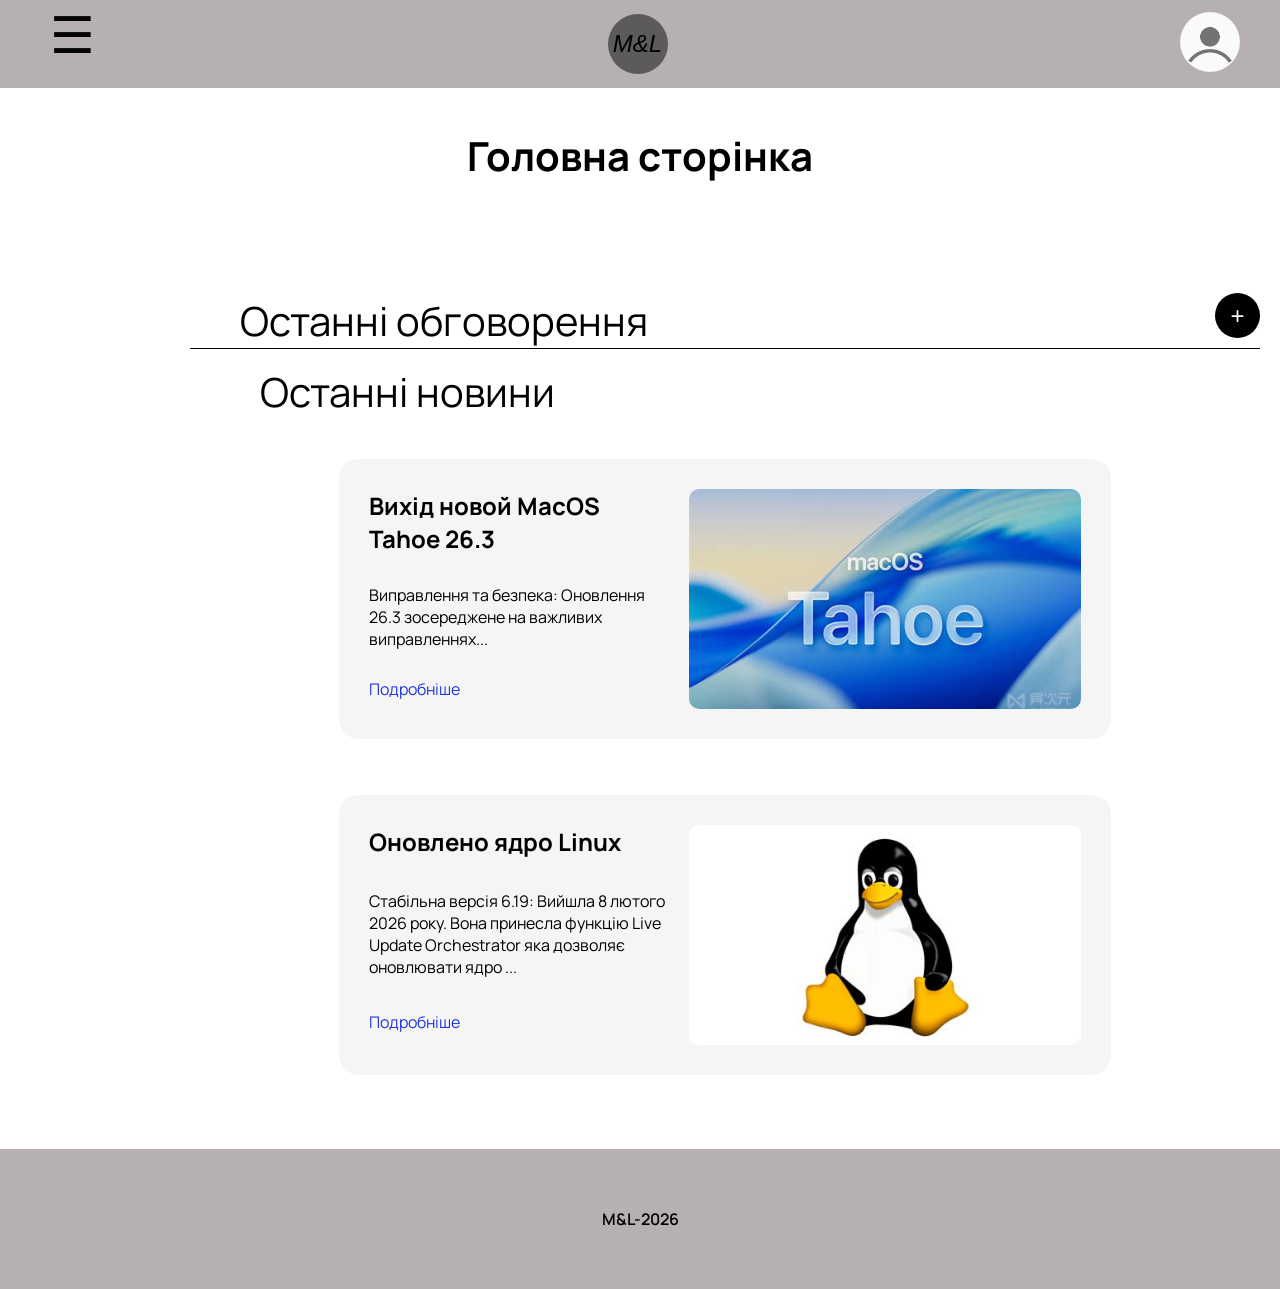
<file: main.html>
<!DOCTYPE html>
<html lang="uk">
<head>
    <meta charset="UTF-8">
    <meta name="viewport" content="width=device-width, initial-scale=1.0">
    <link rel="stylesheet" href="style.css">
    <link rel="icon" href="favicon.png" type="image/png">
    <link rel="preconnect" href="https://fonts.googleapis.com">
    <link rel="preconnect" href="https://fonts.gstatic.com" crossorigin>
    <link href="https://fonts.googleapis.com/css2?family=Manrope:wght@200..800&display=swap" rel="stylesheet">
    <title>Головна сторінка</title>
</head>
<body>
    <nav class="menu">
        <div class="ham-menu">
            <span class="hamburger">☰</span>
            <p class="text-menu">Меню</p>
        </div>
        <div class="discussion-topic">
           <p><a href="main.html">Головна сторінка</a></p>
            <p><a href="macos0.html">Обговорення MacOS</a></p>
            <p><a href="linux0.html">Обговорення Linux</a></p>
            <p><a href="windows0.html">Обговорення Windows</a></p>
            <p><a href="news.html">Новини</a></p>
        </div>
        <div class="footer-text">
            <p><a href="settings.html">Налаштування</a></p>
            <p><a href="feedback.html">Звʼязок</a></p>
        </div>
    </nav>
    <div class="rectangle">
        <div class="hamburger">
                ☰
        </div>
        <div class="logo">
            <span>M&L</span>
        </div>
        <div>
            <img class="account-trigger" src="Знімок екрана 2026-04-13 о 01.09.58.png">
        </div>
    </div>
    <nav class="logo-departing">
        <div class="top-ghost">
        <a href="login.html"><button class="rain">Увійти</button></a>
        <a href="reg.html"><button class="reg">Зареєструватись</button></a>
        <img class="ghost-log account-trigger" src="Знімок екрана 2026-04-13 о 01.09.58.png">
        <p class="ghost">Гість</p>
        </div>
        <div class="bottom-ghost">
            <button class="privat">Особисті повідомлення</button>
            <button class="setting-ac">Налаштування акаунта</button>
        </div>
    </nav>
    <header class="main-general"> Головна сторінка </header>
    <section class="recent-discussions">
        <div class="head_plus">
        <h1 class="head-discussions"> Останні обговорення </h1>
            <button class="plus"> + </button>
            </div>
             <div class="create-post-box">
            <textarea class="new-post-input form-input" placeholder="Про що хочете запитати?"></textarea>
            <button type="button" class="auth-submit-btn publish-post-btn">Опублікувати пост</button>
        </div>
        
        <div class="discussions-list">
    <h1 class="latest-news">Останні новини</h1>
    <section class="main-news">
        <div class="mn-news">
            <p class="news-title">Вихід  новой MacOS Tahoe 26.3</p>
            <p class="news-desc">Виправлення та безпека: Оновлення 26.3 зосереджене 
            на важливих виправленнях...</p>
             <p class="learn-more">Подробніше</p>
                <img class="tahoe" src="Tahoe 1.png" alt="Tahoe">
        </div>
        <div class="mn-news">
            <p class="news-title">Оновлено ядро Linux</p>
            <p class="news-desc">Стабільна версія 6.19: Вийшла 8 лютого 2026 року. Вона принесла функцію Live Update Orchestrator яка дозволяє оновлювати ядро ...</p>
             <p class="learn-more">Подробніше</p>
                <img class="tahoe" src="Linux.png" alt="Linux">
        </div>
    </div>
    </section>
    <footer class="footer">
        <p class="text-footer">M&L-2026</p>
    </footer>
    <script src="global.js"></script>
    <script src="post-creator.js"></script>
</body>
</html>
</file>
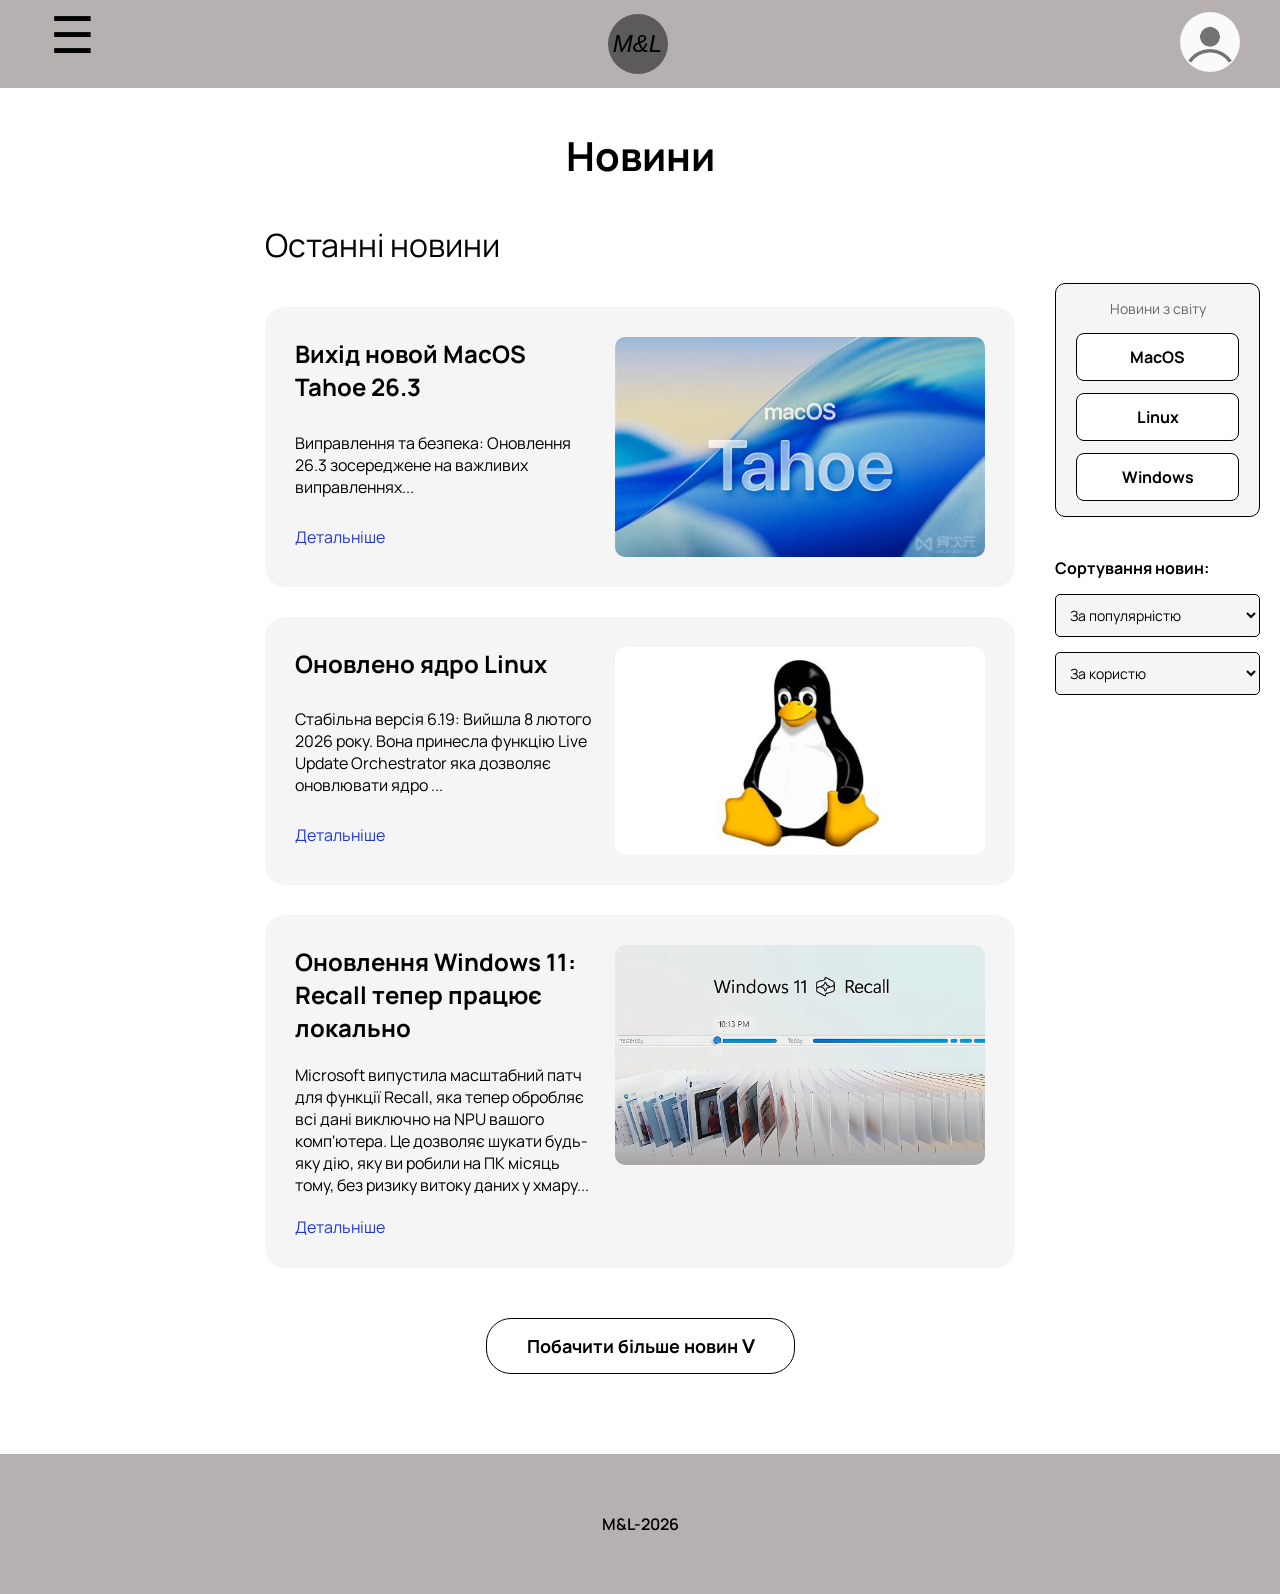
<file: news.html>
<!DOCTYPE html>
<html lang="uk">
<head>
    <meta charset="UTF-8">
    <meta name="viewport" content="width=device-width, initial-scale=1.0">
    <link rel="stylesheet" href="style.css">
    <link rel="icon" href="favicon.png" type="image/png">
    <link rel="preconnect" href="https://fonts.googleapis.com">
    <link rel="preconnect" href="https://fonts.gstatic.com" crossorigin>
    <link href="https://fonts.googleapis.com/css2?family=Manrope:wght@200..800&display=swap" rel="stylesheet">
    <title>Новини</title>
</head>
<body>
    <nav class="menu">
        <div class="ham-menu">
            <span class="hamburger">☰</span>
            <p class="text-menu">Меню</p>
        </div>
        <div class="discussion-topic">
            <p><a href="index.html">Головна сторінка</a></p>
            <p><a href="macos0.html">Обговорення MacOS</a></p>
            <p><a href="linux0.html">Обговорення Linux</a></p>
            <p><a href="windows0.html">Обговорення Windows</a></p>
            <p><a href="news.html">Новини</a></p>
        </div>
        <div class="footer-text">
             <p><a href="settings.html">Налаштування</a></p>
            <p><a href="feedback.html">Звʼязок</a></p>
        </div>
    </nav>

    <div class="rectangle">
        <div class="hamburger">☰</div>
        <div class="logo">
            <a href="index.html"><span>M&L</span></a>
        </div>
        <div>
            <img class="account-trigger" src="Знімок екрана 2026-04-13 о 01.09.58.png" alt="Аватар">
        </div>
    </div>

    <nav class="logo-departing">
        <div class="top-ghost">
              <a href="login.html"><button class="rain">Увійти</button></a>
            <a href="reg.html"><button class="reg">Зареєструватись</button></a>
            <img class="ghost-log account-trigger" src="Знімок екрана 2026-04-13 о 01.09.58.png" alt="Аватар">
            <p class="ghost">Гість</p>
        </div>
        <div class="bottom-ghost">
            <button class="privat">Особисті повідомлення</button>
            <button class="setting-ac">Налаштування акаунта</button>
        </div>
    </nav>

    <h1 class="news-page-title">Новини</h1>

    <main class="news-layout">
        <section class="news-feed">
            <h2 class="news-feed-title">Останні новини</h2>
            
            <div class="mn-news">
                <p class="news-title">Вихід новой MacOS Tahoe 26.3</p>
                <p class="news-desc">Виправлення та безпека: Оновлення 26.3 зосереджене на важливих виправленнях...</p>
                <p class="learn-more">Детальніше</p>
                <img class="tahoe" src="Tahoe 1.png" alt="Tahoe">
            </div>

            <div class="mn-news">
                <p class="news-title">Оновлено ядро Linux</p>
                <p class="news-desc">Стабільна версія 6.19: Вийшла 8 лютого 2026 року. Вона принесла функцію Live Update Orchestrator яка дозволяє оновлювати ядро ...</p>
                <p class="learn-more">Детальніше</p>
                <img class="tahoe" src="Linux.png" alt="Linux">
            </div>

            <div class="mn-news">
                <p class="news-title">Оновлення Windows 11: Recall тепер працює локально</p>
                <p class="news-desc">Microsoft випустила масштабний патч для функції Recall, яка тепер обробляє всі дані виключно на NPU вашого комп'ютера. Це дозволяє шукати будь-яку дію, яку ви робили на ПК місяць тому, без ризику витоку даних у хмару...</p>
                <p class="learn-more">Детальніше</p>
                <img class="tahoe" src="Windows Recall.webp" alt="Windows 11">
            </div>

            <button class="back-to-top" onclick="window.scrollTo({top: 0, behavior: 'smooth'});">ᐱ</button>
            <button class="see-more-btn">Побачити більше новин ᐯ</button>
        </section>

        <aside class="news-sidebar">
            <div class="category-box">
                <p class="category-box-title">Новини з світу</p>
                <ul class="category-list">
                    <li>MacOS</li>
                    <li>Linux</li>
                    <li>Windows</li>
                </ul>
            </div>

            <div class="sort-section">
                <p class="sort-title">Сортування новин:</p>
                <select class="sort-select">
                    <option>За популярністю</option>
                    <option>За датою</option>
                </select>
                <select class="sort-select">
                    <option>За користю</option>
                    <option>За обговоренням</option>
                </select>
            </div>
        </aside>
    </main>

    <footer class="footer">
        <p class="text-footer">M&L-2026</p>
    </footer>

    <script src="global.js"></script>
</body>
</html>
</file>
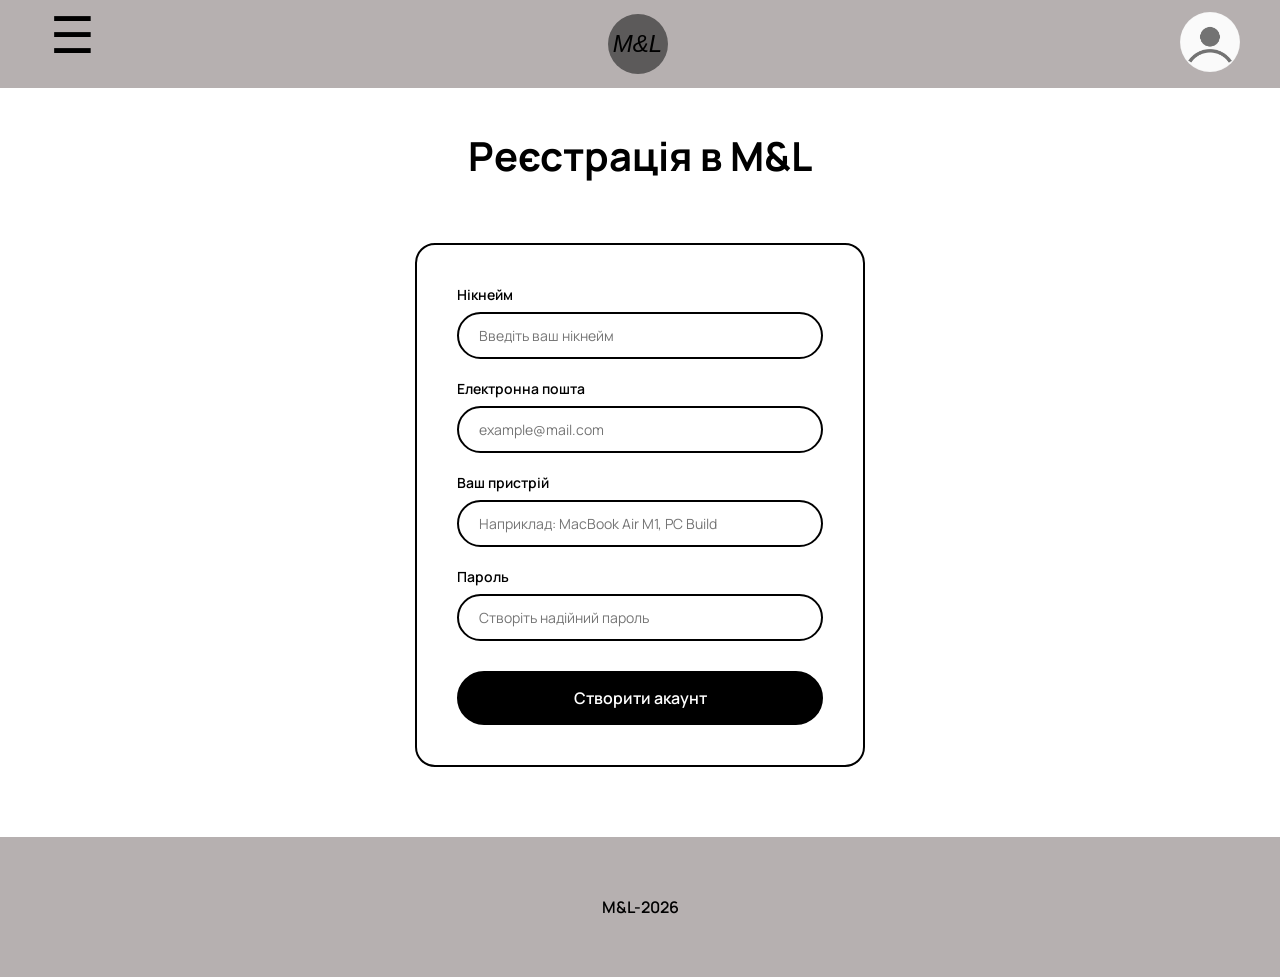
<file: reg.html>
<!DOCTYPE html>
<html lang="uk">
<head>
    <meta charset="UTF-8">
    <meta name="viewport" content="width=device-width, initial-scale=1.0">
    <link rel="stylesheet" href="style.css">
    <link rel="icon" href="favicon.png" type="image/png">
    <link rel="preconnect" href="https://fonts.googleapis.com">
    <link rel="preconnect" href="https://fonts.gstatic.com" crossorigin>
    <link href="https://fonts.googleapis.com/css2?family=Manrope:wght@200..800&display=swap" rel="stylesheet">
    <title>Реєстрація акаунта</title>
</head>
<body>
    <nav class="menu">
        <div class="ham-menu">
            <span class="hamburger">☰</span>
            <p class="text-menu">Меню</p>
        </div>
        <div class="discussion-topic">
            <p><a href="index.html">Головна сторінка</a></p>
            <p><a href="macos0.html">Обговорення MacOS</a></p>
            <p><a href="linux0.html">Обговорення Linux</a></p>
            <p><a href="windows0.html">Обговорення Windows</a></p>
            <p><a href="news.html">Новини</a></p>
        </div>
        <div class="footer-text">
             <p><a href="settings.html">Налаштування</a></p>
            <p><a href="feedback.html">Звʼязок</a></p>
        </div>
    </nav>

    <div class="rectangle">
        <div class="hamburger">☰</div>
        <div class="logo">
            <a href="index.html"><span>M&L</span></a>
        </div>
        <div>
            <img class="account-trigger" src="Знімок екрана 2026-04-13 о 01.09.58.png" alt="Аватар">
        </div>
    </div>

    <nav class="logo-departing">
        <div class="top-ghost">
            <a href="login.html"><button class="rain">Увійти</button></a>
            <button class="reg" onclick="window.location.href='reg.html'">Зареєструватись</button>
            <img class="ghost-log account-trigger" src="Знімок екрана 2026-04-13 о 01.09.58.png" alt="Аватар">
            <p class="ghost">Гість</p>
        </div>
        <div class="bottom-ghost">
            <button class="privat">Особисті повідомлення</button>
            <button class="setting-ac">Налаштування акаунта</button>
        </div>
    </nav>

    <h1 class="news-page-title">Реєстрація в M&L</h1>

        <main class="auth-layout">
        <div class="auth-container">
            <form id="reg-form" class="auth-form">
    <div class="form-group">
        <label class="form-label">Нікнейм</label>
        <input type="text" id="reg-nickname" class="form-input" placeholder="Введіть ваш нікнейм" required>
    </div>
    <div class="form-group">
        <label class="form-label">Електронна пошта</label>
        <input type="email" class="form-input" placeholder="example@mail.com" required>
    </div>
    <div class="form-group">
        <label class="form-label">Ваш пристрій</label>
        <input type="text" id="reg-device" class="form-input" placeholder="Наприклад: MacBook Air M1, PC Build" required>
    </div>
    <div class="form-group">
        <label class="form-label">Пароль</label>
        <input type="password" class="form-input" placeholder="Створіть надійний пароль" required minlength="6">
    </div>
    <button type="submit" class="auth-submit-btn">Створити акаунт</button>
</form>
        </div>
    </main>

    <footer class="footer">
        <p class="text-footer">M&L-2026</p>
    </footer>

    <script src="global.js"></script>
    <script src="reg.js"></script>
</body>
</html>
</file>
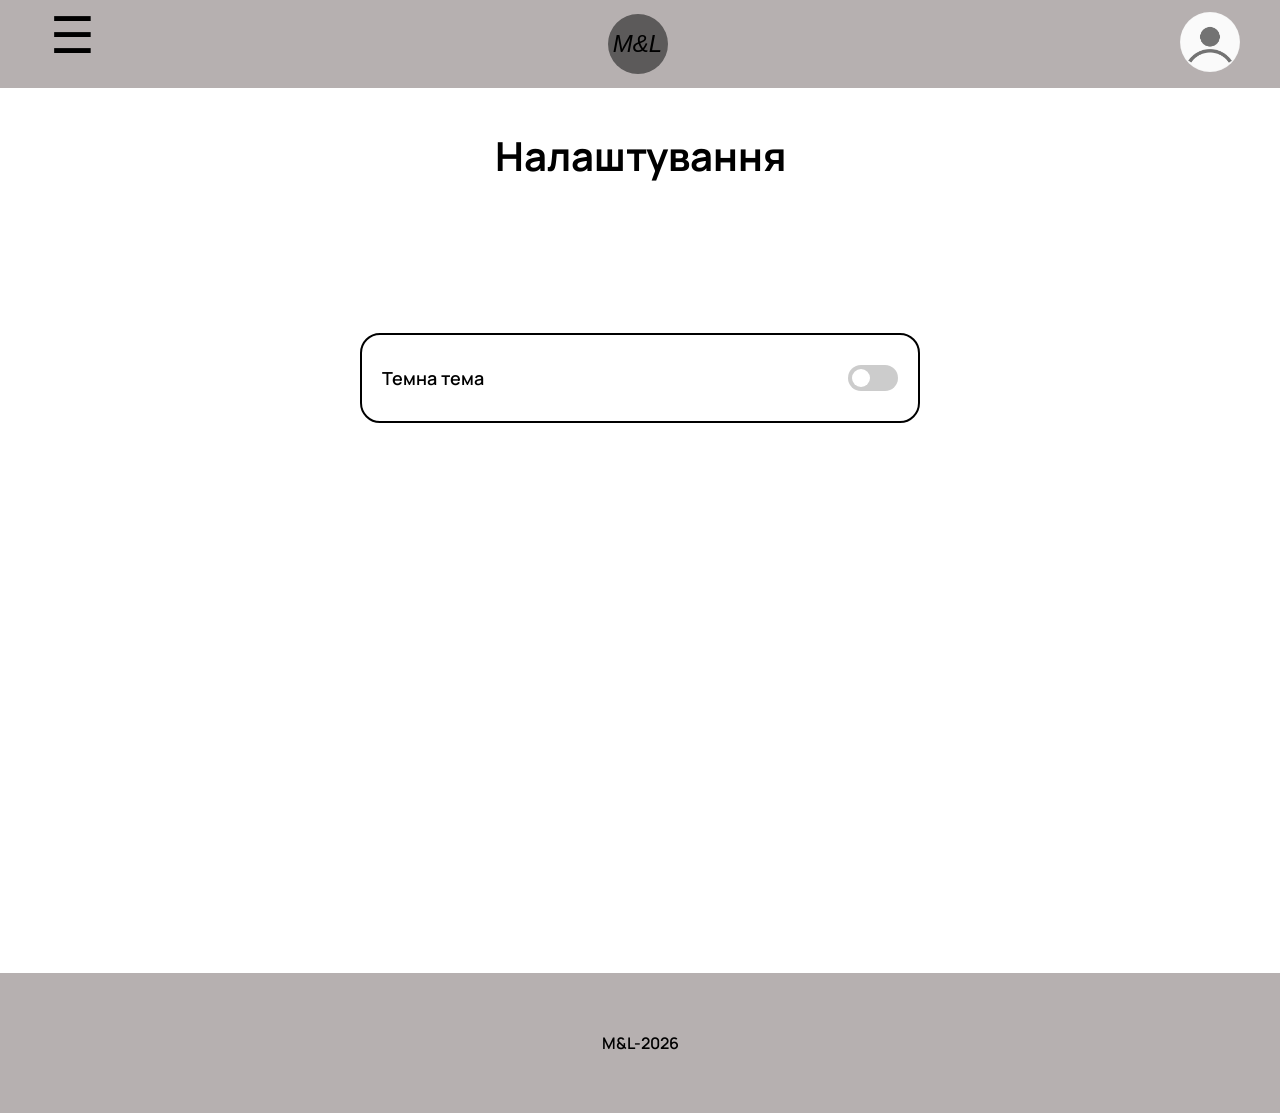
<file: settings.html>
<!DOCTYPE html>
<html lang="uk">
<head>
    <meta charset="UTF-8">
    <meta name="viewport" content="width=device-width, initial-scale=1.0">
    <link rel="stylesheet" href="style.css">
    <link rel="icon" href="favicon.png" type="image/png">
    <link rel="preconnect" href="https://fonts.googleapis.com">
    <link rel="preconnect" href="https://fonts.gstatic.com" crossorigin>
    <link href="https://fonts.googleapis.com/css2?family=Manrope:wght@200..800&display=swap" rel="stylesheet">
    <title>Налаштування</title>
</head>
<body>
    <nav class="menu">
        <div class="ham-menu">
            <span class="hamburger">☰</span>
            <p class="text-menu">Меню</p>
        </div>
        <div class="discussion-topic">
            <p><a href="index.html">Головна сторінка</a></p>
            <p><a href="macos0.html">Обговорення MacOS</a></p>
            <p><a href="linux0.html">Обговорення Linux</a></p>
            <p><a href="windows0.html">Обговорення Windows</a></p>
            <p><a href="news.html">Новини</a></p>
        </div>
        <div class="footer-text">
            <p><a href="settings.html" class="active-menu">Налаштування</a></p>
            <p><a href="feedback.html">Звʼязок</a></p>
        </div>
    </nav>

    <div class="rectangle">
        <div class="hamburger">☰</div>
        <div class="logo">
            <a href="index.html"><span>M&L</span></a>
        </div>
        <div><img class="account-trigger" src="Знімок екрана 2026-04-13 о 01.09.58.png" alt="Аватар"></div>
    </div>

    <nav class="logo-departing">
        <div class="top-ghost">
            <a href="login.html"><button class="rain">Увійти</button></a>
            <a href="reg.html"><button class="reg">Зареєструватись</button></a>
            <img class="ghost-log account-trigger" src="Знімок екрана 2026-04-13 о 01.09.58.png" alt="Аватар">
            <p class="ghost">Гість</p>
        </div>
        <div class="bottom-ghost">
            <button class="privat">Особисті повідомлення</button>
            <button class="setting-ac">Налаштування акаунта</button>
        </div>
    </nav>

    <header class="main-general">Налаштування</header>

    <main class="settings-layout">
        <div class="settings-container">
            <div class="setting-item">
                <span class="setting-label">Темна тема</span>
                <label class="switch">
                    <input type="checkbox" id="theme-toggle">
                    <span class="slider"></span>
                </label>
            </div>
        </div>
    </main>

    <footer class="footer">
        <p class="text-footer">M&L-2026</p>
    </footer>

    <script src="global.js"></script>
    <script src="settings.js"></script>
</body>
</html>
</file>
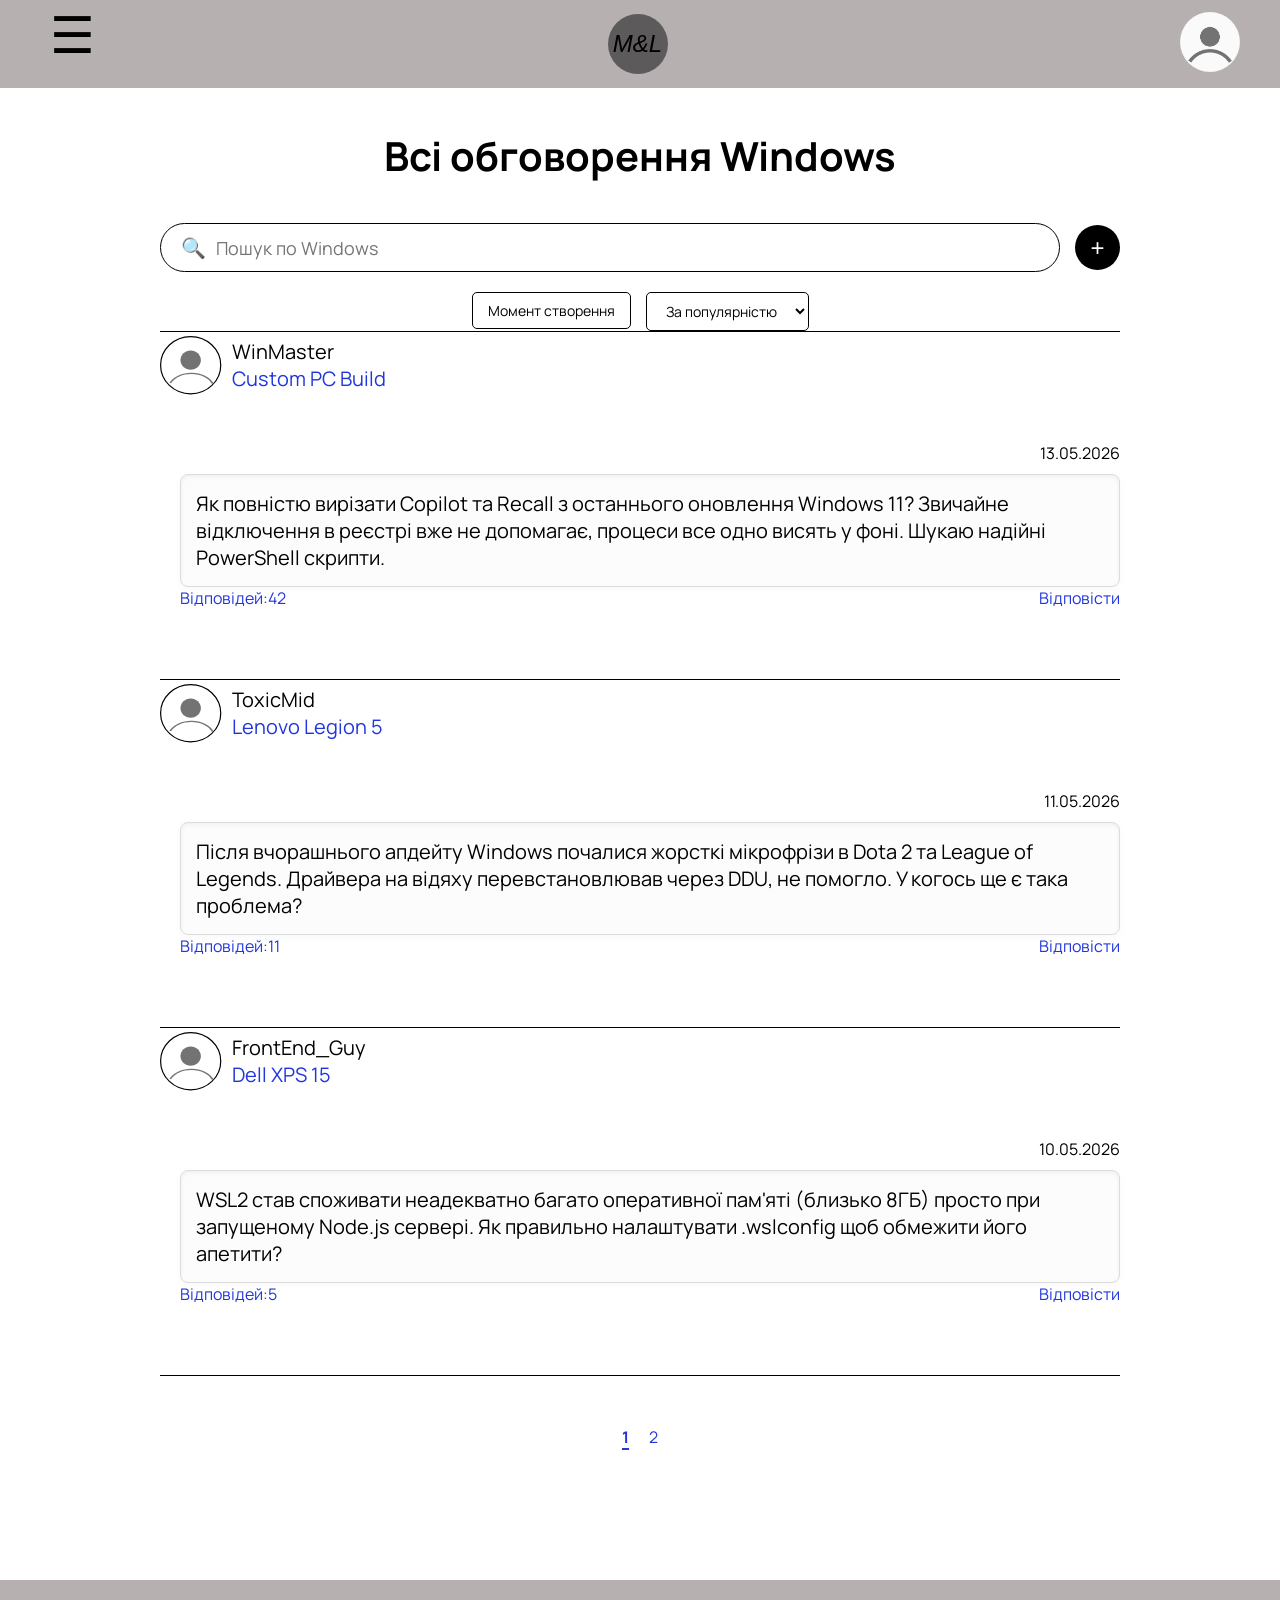
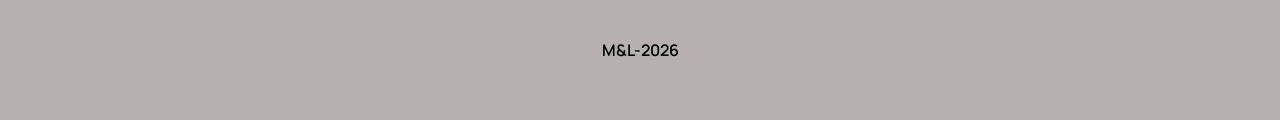
<file: windows0.html>
<!DOCTYPE html>
<html lang="uk">
<head>
    <meta charset="UTF-8">
    <meta name="viewport" content="width=device-width, initial-scale=1.0">
    <link rel="stylesheet" href="style.css">
    <link rel="icon" href="favicon.png" type="image/png">
    <link rel="preconnect" href="https://fonts.googleapis.com">
    <link rel="preconnect" href="https://fonts.gstatic.com" crossorigin>
    <link href="https://fonts.googleapis.com/css2?family=Manrope:wght@200..800&display=swap" rel="stylesheet">
    <title>Обговорення Windows</title>
</head>
<body>
    <nav class="menu">
        <div class="ham-menu">
            <span class="hamburger">☰</span>
            <p class="text-menu">Меню</p>
        </div>
        <div class="discussion-topic">
            <p><a href="index.html">Головна сторінка</a></p>
            <p><a href="macos0.html">Обговорення MacOS</a></p>
            <p><a href="linux0.html">Обговорення Linux</a></p>
            <p><a href="windows0.html">Обговорення Windows</a></p>
            <p><a href="news.html">Новини</a></p>
        </div>
        <div class="footer-text">
             <p><a href="settings.html">Налаштування</a></p>
            <p><a href="feedback.html">Звʼязок</a></p>
        </div>
    </nav>

    <div class="rectangle">
        <div class="hamburger">☰</div>
        <div class="logo">
            <a href="index.html"><span>M&L</span></a>
        </div>
        <div><img class="account-trigger" src="Знімок екрана 2026-04-13 о 01.09.58.png" alt="Аватар"></div>
    </div>

    <nav class="logo-departing">
        <div class="top-ghost">
              <a href="login.html"><button class="rain">Увійти</button></a>
            <a href="reg.html"><button class="reg">Зареєструватись</button></a>
            <img class="ghost-log account-trigger" src="Знімок екрана 2026-04-13 о 01.09.58.png" alt="Аватар">
            <p class="ghost">Гість</p>
        </div>
        <div class="bottom-ghost">
            <button class="privat">Особисті повідомлення</button>
            <button class="setting-ac">Налаштування акаунта</button>
        </div>
    </nav>

    <h1 class="news-page-title">Всі обговорення Windows</h1>

    <main class="all-discussions-layout">
        
        <div class="controls-bar">
            <div class="search-container">
                <span class="search-icon">🔍</span>
                <input type="text" class="search-input" placeholder="Пошук по Windows">
            </div>

            <button class="plus">+</button>
        </div>

<div class="create-post-box">
    <textarea class="new-post-input form-input" placeholder="Про що хочете запитати?"></textarea>
    <button type="button" class="auth-submit-btn publish-post-btn">Опублікувати пост</button>
</div>
            
            <div class="filters-container">
                <div class="time-filter-wrapper">
                    <button class="filter-btn" id="time-filter-btn">Момент створення</button>
                    <div class="time-popup" id="time-popup">
                        <p class="popup-title">Момент створення</p>
                        <ul class="popup-list">
                            <li>Сьогодні</li>
                            <li>Вчора</li>
                            <li>Позавчора</li>
                        </ul>
                    </div>
                </div>
                <select class="filter-select">
                    <option>За популярністю</option>
                    <option>За датою</option>
                    <option>За відповідями</option>
                </select>
            </div>
        </div>

        <div class="discussions-list">
            <article class="post-item">
                <div class="start">
                    <img class="svg" src="Group 4.svg" alt="Аватар">
                    <div class="user">
                        <h3 class="name-1">WinMaster</h3>
                        <h3 class="device-1">Custom PC Build</h3>
                    </div>
                </div>
                <div class="content">
                    <time>13.05.2026</time>
                    <p class="content-1">Як повністю вирізати Copilot та Recall з останнього оновлення Windows 11? Звичайне відключення в реєстрі вже не допомагає, процеси все одно висять у фоні. Шукаю надійні PowerShell скрипти.</p>
                    <div class="answers">
                        <button class="reply-btn">Відповідей:42</button>
                        <a href="#" class="answer-1">Відповісти</a> 
                    </div>
                </div>

                <div class="full">
                    <div class="preparation">
                        <div class="post-item">
                            <div class="start-prep">
                                <img class="svg" src="Group 4.svg" alt="Аватар">
                                <div class="user">
                                    <h3 class="name-1">Tech_Support</h3>
                                    <h3 class="device-1">Asus ROG</h3>
                                </div>
                            </div>
                            <div class="content">
                                <time class="time-pre">13.05.2026 14:15</time>
                                <p class="content-1">Спробуй утиліту O&O ShutUp10++ або скрипт від Chris Titus Tech. Запускаєш через термінал від імені адміна і там є окрема кнопка для повного видалення інтелектуальних функцій.</p>
                                <div class="answers">
                                    <button class="reply-btn">↩</button>
                                </div>
                            </div>
                        </div>
                        <div class="comment-input-box">
                            <input type="text" placeholder="Залишити коментар..." class="reply-input">
                        </div>
                    </div>
                </div>
            </article>

            <article class="post-item">
                <div class="start">
                    <img class="svg" src="Group 4.svg" alt="Аватар">
                    <div class="user">
                        <h3 class="name-1">ToxicMid</h3>
                        <h3 class="device-1">Lenovo Legion 5</h3>
                    </div>
                </div>
                <div class="content">
                    <time>11.05.2026</time>
                    <p class="content-1">Після вчорашнього апдейту Windows почалися жорсткі мікрофрізи в Dota 2 та League of Legends. Драйвера на відяху перевстановлював через DDU, не помогло. У когось ще є така проблема?</p>
                    <div class="answers">
                        <button class="reply-btn">Відповідей:11</button>
                        <a href="#" class="answer-1">Відповісти</a> 
                    </div>
                </div>

                <div class="full">
                    <div class="preparation">
                        <div class="post-item">
                            <div class="start-prep">
                                <img class="svg" src="Group 4.svg" alt="Аватар">
                                <div class="user">
                                    <h3 class="name-1">Gamer_Pro</h3>
                                    <h3 class="device-1">MSI Katana</h3>
                                </div>
                            </div>
                            <div class="content">
                                <time class="time-pre">11.05.2026 19:40</time>
                                <p class="content-1">Так, це відомий баг останнього оновлення KB503... Зайди в налаштування Windows -> Ігри -> Ігровий режим і вимкни його. Також перевір, чи не увімкнувся назад VBS (Ізоляція ядра).</p>
                                <div class="answers">
                                    <button class="reply-btn">↩</button>
                                </div>
                            </div>
                        </div>
                        <div class="comment-input-box">
                            <input type="text" placeholder="Залишити коментар..." class="reply-input">
                        </div>
                    </div>
                </div>
            </article>

            <article class="post-item">
                <div class="start">
                    <img class="svg" src="Group 4.svg" alt="Аватар">
                    <div class="user">
                        <h3 class="name-1">FrontEnd_Guy</h3>
                        <h3 class="device-1">Dell XPS 15</h3>
                    </div>
                </div>
                <div class="content">
                    <time>10.05.2026</time>
                    <p class="content-1">WSL2 став споживати неадекватно багато оперативної пам'яті (близько 8ГБ) просто при запущеному Node.js сервері. Як правильно налаштувати .wslconfig щоб обмежити його апетити?</p>
                    <div class="answers">
                        <button class="reply-btn">Відповідей:5</button>
                        <a href="#" class="answer-1">Відповісти</a> 
                    </div>
                </div>

                <div class="full">
                    <div class="preparation">
                        <div class="post-item">
                            <div class="start-prep">
                                <img class="svg" src="Group 4.svg" alt="Аватар">
                                <div class="user">
                                    <h3 class="name-1">System_Admin</h3>
                                    <h3 class="device-1">Mac Pro 2023</h3>
                                </div>
                            </div>
                            <div class="content">
                                <time class="time-pre">10.05.2026 12:05</time>
                                <p class="content-1">Створи файл .wslconfig у папці C:\Users\ТвоєІм'я. Всередині напиши [wsl2] і з нового рядка memory=4GB. Після цього відкрий PowerShell і виконай wsl --shutdown.</p>
                                <div class="answers">
                                    <button class="reply-btn">↩</button>
                                </div>
                            </div>
                        </div>
                        <div class="comment-input-box">
                            <input type="text" placeholder="Залишити коментар..." class="reply-input">
                        </div>
                    </div>
                </div>
            </article>
        </div>

        <div class="pagination">
            <a href="windows0.html" class="page-link active">1</a>
            <a href="windows1.html" class="page-link">2</a>
        </div>
        
        <button class="back-to-top" onclick="window.scrollTo({top: 0, behavior: 'smooth'});">ᐱ</button>
    </main>

    <footer class="footer">
        <p class="text-footer">M&L-2026</p>
    </footer>
    <script src="global.js"></script>
    <script src="post-creator.js"></script>
    <script src="sort.js"></script>
</body>
</html>
</file>
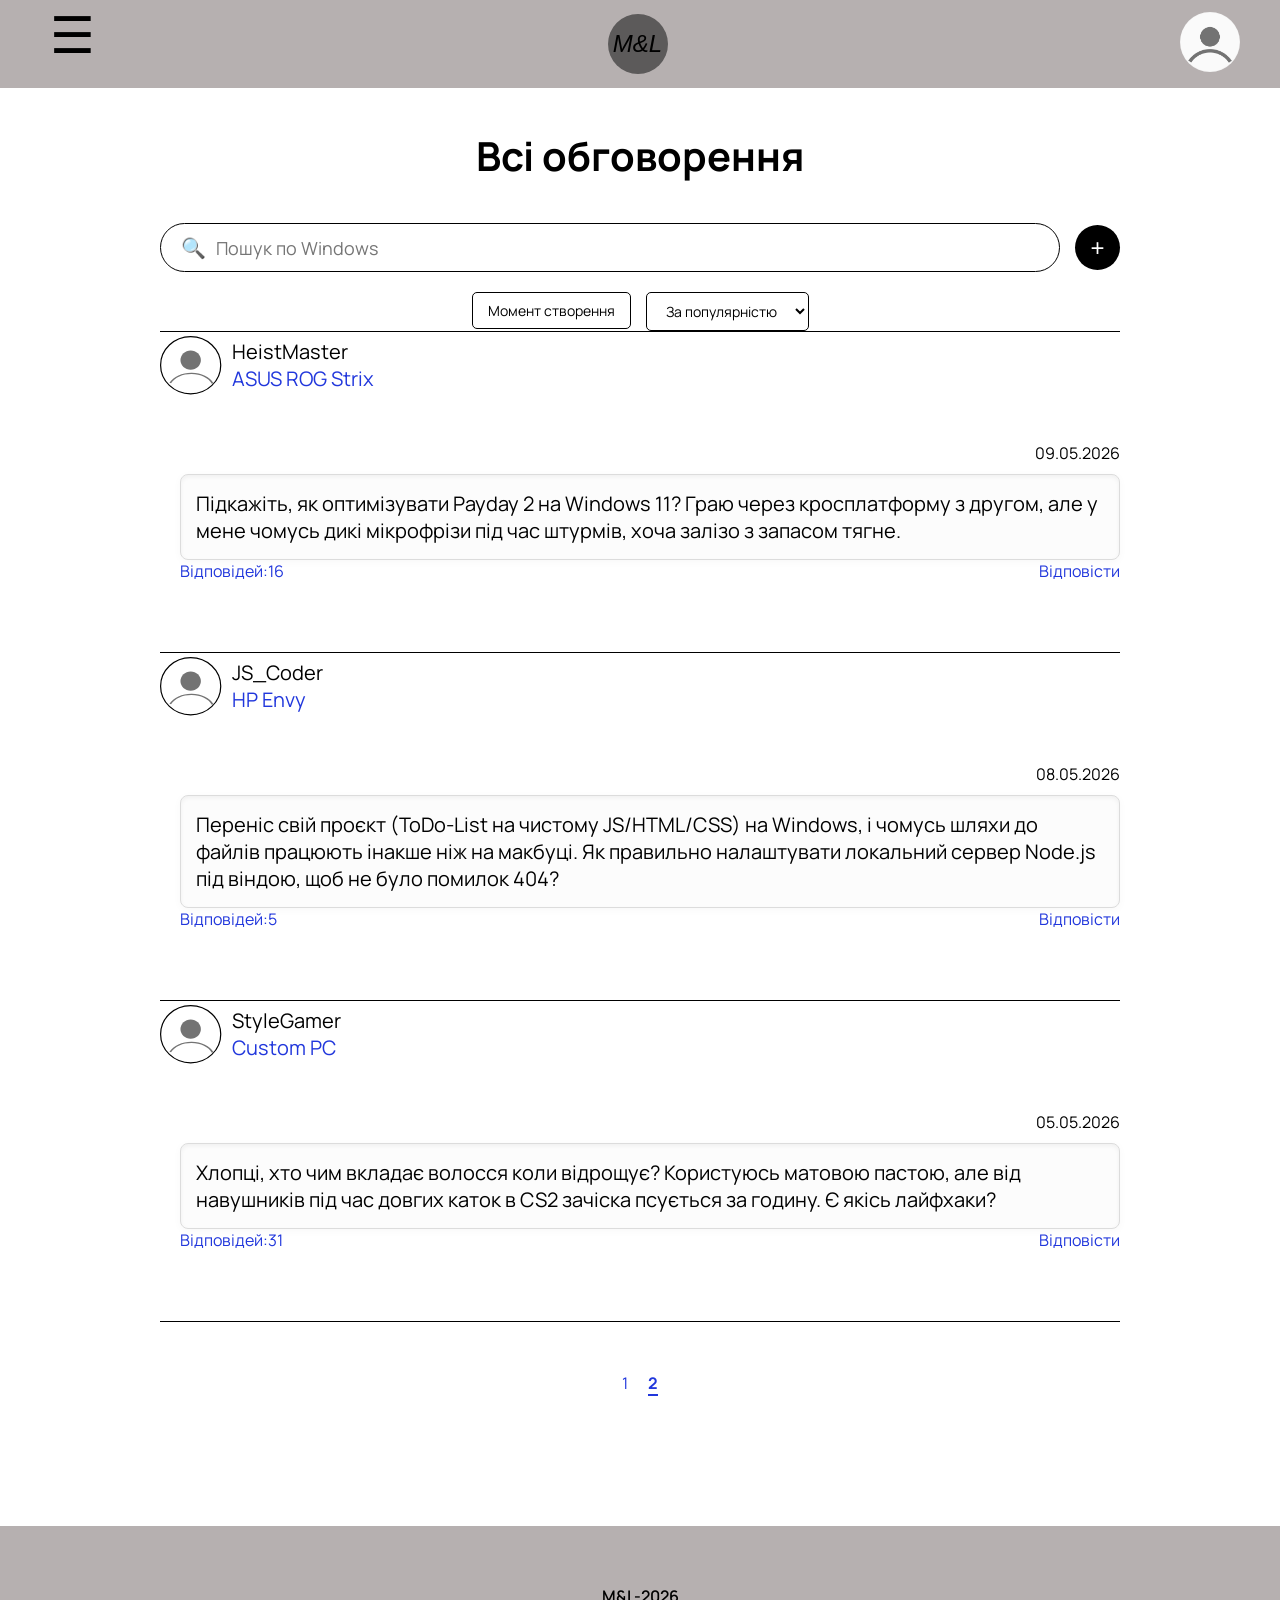
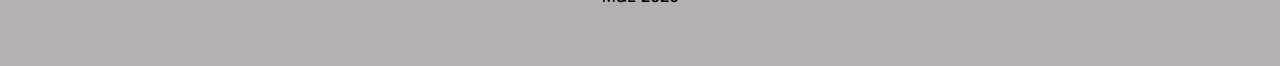
<file: windows1.html>
<!DOCTYPE html>
<html lang="uk">
<head>
    <meta charset="UTF-8">
    <meta name="viewport" content="width=device-width, initial-scale=1.0">
    <link rel="stylesheet" href="style.css">
    <link rel="icon" href="favicon.png" type="image/png">
    <link rel="preconnect" href="https://fonts.googleapis.com">
    <link rel="preconnect" href="https://fonts.gstatic.com" crossorigin>
    <link href="https://fonts.googleapis.com/css2?family=Manrope:wght@200..800&display=swap" rel="stylesheet">
    <title>Обговорення Windows - Сторінка 2</title>
</head>
<body>
    <nav class="menu">
        <div class="ham-menu">
            <span class="hamburger">☰</span>
            <p class="text-menu">Меню</p>
        </div>
        <div class="discussion-topic">
            <p><a href="index.html">Головна сторінка</a></p>
            <p><a href="macos0.html">Обговорення MacOS</a></p>
            <p><a href="linux0.html">Обговорення Linux</a></p>
            <p><a href="windows0.html">Обговорення Windows</a></p>
            <p><a href="news.html">Новини</a></p>
        </div>
        <div class="footer-text">
            <p><a href="settings.html">Налаштування</a></p>
            <p><a href="feedback.html">Звʼязок</a></p>
        </div>
    </nav>

    <div class="rectangle">
        <div class="hamburger">☰</div>
        <div class="logo">
            <a href="index.html"><span>M&L</span></a>
        </div>
        <div><img class="account-trigger" src="Знімок екрана 2026-04-13 о 01.09.58.png" alt="Аватар"></div>
    </div>

    <nav class="logo-departing">
        <div class="top-ghost">
         <a href="login.html"><button class="rain">Увійти</button></a>
           <a href="reg.html"><button class="reg">Зареєструватись</button></a>
            <img class="ghost-log account-trigger" src="Знімок екрана 2026-04-13 о 01.09.58.png" alt="Аватар">
            <p class="ghost">Гість</p>
        </div>
        <div class="bottom-ghost">
            <button class="privat">Особисті повідомлення</button>
            <button class="setting-ac">Налаштування акаунта</button>
        </div>
    </nav>

    <h1 class="news-page-title">Всі обговорення</h1>

    <main class="all-discussions-layout">
        
        <div class="controls-bar">
            <div class="search-container">
                <span class="search-icon">🔍</span>
                <input type="text" class="search-input" placeholder="Пошук по Windows">
            </div>

            <button class="plus">+</button>
        </div>

<div class="create-post-box">
    <textarea class="new-post-input form-input" placeholder="Про що хочете запитати?"></textarea>
    <button type="button" class="auth-submit-btn publish-post-btn">Опублікувати пост</button>
</div>
            
            <div class="filters-container">
                <div class="time-filter-wrapper">
                    <button class="filter-btn" id="time-filter-btn">Момент створення</button>
                    <div class="time-popup" id="time-popup">
                        <p class="popup-title">Момент створення</p>
                        <ul class="popup-list">
                            <li>Сьогодні</li>
                            <li>Вчора</li>
                            <li>Позавчора</li>
                        </ul>
                    </div>
                </div>
                <select class="filter-select">
                    <option>За популярністю</option>
                    <option>За датою</option>
                    <option>За відповідями</option>
                </select>
            </div>
        </div>

        <div class="discussions-list">
            <article class="post-item">
                <div class="start">
                    <img class="svg" src="Group 4.svg" alt="Аватар">
                    <div class="user">
                        <h3 class="name-1">HeistMaster</h3>
                        <h3 class="device-1">ASUS ROG Strix</h3>
                    </div>
                </div>
                <div class="content">
                    <time>09.05.2026</time>
                    <p class="content-1">Підкажіть, як оптимізувати Payday 2 на Windows 11? Граю через кросплатформу з другом, але у мене чомусь дикі мікрофрізи під час штурмів, хоча залізо з запасом тягне.</p>
                    <div class="answers">
                        <button class="reply-btn">Відповідей:16</button>
                        <a href="#" class="answer-1">Відповісти</a> 
                    </div>
                </div>
            </article>

            <article class="post-item">
                <div class="start">
                    <img class="svg" src="Group 4.svg" alt="Аватар">
                    <div class="user">
                        <h3 class="name-1">JS_Coder</h3>
                        <h3 class="device-1">HP Envy</h3>
                    </div>
                </div>
                <div class="content">
                    <time>08.05.2026</time>
                    <p class="content-1">Переніс свій проєкт (ToDo-List на чистому JS/HTML/CSS) на Windows, і чомусь шляхи до файлів працюють інакше ніж на макбуці. Як правильно налаштувати локальний сервер Node.js під віндою, щоб не було помилок 404?</p>
                    <div class="answers">
                        <button class="reply-btn">Відповідей:5</button>
                        <a href="#" class="answer-1">Відповісти</a> 
                    </div>
                </div>
            </article>

            <article class="post-item">
                <div class="start">
                    <img class="svg" src="Group 4.svg" alt="Аватар">
                    <div class="user">
                        <h3 class="name-1">StyleGamer</h3>
                        <h3 class="device-1">Custom PC</h3>
                    </div>
                </div>
                <div class="content">
                    <time>05.05.2026</time>
                    <p class="content-1">Хлопці, хто чим вкладає волосся коли відрощує? Користуюсь матовою пастою, але від навушників під час довгих каток в CS2 зачіска псується за годину. Є якісь лайфхаки?</p>
                    <div class="answers">
                        <button class="reply-btn">Відповідей:31</button>
                        <a href="#" class="answer-1">Відповісти</a> 
                    </div>
                </div>
            </article>
        </div>

        <div class="pagination">
            <a href="windows0.html" class="page-link">1</a>
            <a href="windows1.html" class="page-link active">2</a>
        </div>
        
        <button class="back-to-top" onclick="window.scrollTo({top: 0, behavior: 'smooth'});">ᐱ</button>
    </main>

    <footer class="footer">
        <p class="text-footer">M&L-2026</p>
    </footer>
    <script src="global.js"></script>
    <script src="post-creator.js"></script>
    <script src="sort.js"></script>
</body>
</html>
</file>
<file: style.css>
* {
    margin: 0;
    padding: 0;
    box-sizing: border-box;
}
html{
    background-color: #ffffff;
    font-family: 'Manrope'; font-weight: normal;
}
.menu{
    display: flex;
    flex-direction: column;
    max-width: 300px;
    width: 100%;
    position: fixed;
    top: 0;
    left: -100%;
    height: 100vh;
    z-index: 998;
    transition: left 0.3s ease;
    font: inherit;
}
.menu.active {
    left: 0;
}
.menu-active-link {
    font-weight: bold;
    color: #2137DC !important;
}
.ham-menu{
    display: flex;
    background-color: #B6B0B0;
    justify-content: space-between;
    max-height: 90px;
}
.text-menu{
    display: flex;
    font-size: 32px;
    margin: 0;
    padding: 15px 55px 0 0 ;
}
.discussion-topic{
    display: flex;
    flex-direction: column;
    background-color: #ffffff;
    padding-left: 15px;
    gap: 20px;
    padding-top: 90px;
    font: inherit;
}
.discussion-topic p {
    margin: 0;
    font-size: 24px;
}
.footer-text{
    display: flex;
    flex-direction: column;
    gap: 20px;
    padding-left: 15px;
    padding-bottom: 150px;
    margin-top: 200px;
    margin-bottom: 38px;
    background-color: #ffffff;
}
.footer-text p, a{
    margin: 0;
     font-size: 24px;
     color: inherit;
     text-decoration: none;
}
.rectangle{
    background-color: #B6B0B0;
    display: flex;
    justify-content: space-between;
    align-items: center;
}

.hamburger{
    display: flex;
    align-items: flex-start;
    font-size: 50px;
    padding: 0px 0px 20px 50px;
    cursor: pointer;
}

.logo{
    font-family: 'IBM Plex Sans', sans-serif;
    font-weight: 140;
    font-size: 24px;
    font-style: italic;
    display: flex;
    justify-content: center;
    align-items: center;
    border-radius: 50%;
    background-color: #5C5A5A;
    height: 60px;
    width: 60px;
    cursor: pointer;
}
.account-trigger{
    height: 60px;
    width: 60px;
    border-radius: 50%;
    margin: 0 40px 0 0;
    cursor: pointer;
}

.logo-departing{
   position: fixed;
    top: 0;
    right: -100%;
    width: 350px;
    height: 40vh;
    border-radius: 7%;
    z-index: 1000;
    display: flex;
    flex-direction: column;
    align-items: center;
    transition: right 0.3s ease;
    overflow: hidden;
    border: solid 3px black;
}
.logo-departing.active {
    right: 0;
}

.top-ghost {
    display: grid;
    width: 100%;
    grid-template-areas:
     "rain log"
     "reg ghost";
    grid-template-columns: 1fr auto;
    grid-template-rows: auto auto;
    gap: 15px 20px;
    background-color: #B6B0B0;
    border-bottom: 1px solid black;
}

.rain {
    grid-area: rain;
    justify-self: start;
    align-self: center;
    font-size: 15px;
    position: relative;
    bottom: 2px;
    left: 10px;
    color: #2137DC;
}

.reg {
    grid-area: reg;
    justify-self: start;
    align-self: center;
    font-size: 15px;
    position: relative;
    bottom: 18px;
    left: 10px;
    color: #2137DC;
}

.ghost-log {
    grid-area: log;
    height: 60px;
    width: 60px;
    justify-self: end;
    cursor: pointer;
    margin: 0;
    border-radius: 50%;
    position: relative;
    top: 10px;
    right: 20px;
    padding-top: 10px;
    background-color: #ffffff;
}

.ghost {
    grid-area: ghost;
    justify-self: center;
    align-self: start;
    margin: 0;
    position: relative;
    bottom: 5px;
    right: 20px;
}
.bottom-ghost{
    display: flex;
    flex-direction: column;
    justify-content: center;
    height: 300px;
    width: 100%;
    gap: 5px;
    background-color: #C0BBBB;
    border-radius: 0 0 20px 20px;
}
.privat{
    font: inherit;
    font-size: 20px;
    margin: 40px 30px 0 30px;
}
.setting-ac{
    font: inherit;
    margin: 50px 30px 12px 30px;
}

.main-general{
    margin-top: 40px;
    font-weight: bold;
    font-size: 40px;
    text-align: center;
    padding-bottom: 110px;
}

.recent-discussions{
    display: flex;
    flex-direction: column;
    margin: 0 auto;
    padding-left: calc(50vw - 450px); 
    padding-right: 20px;
}
.head_plus{
    display: flex;
    justify-content: space-between;
}
.plus{
    border-radius: 15px;
    width: 40px;
    height: 30px;
}
.create-post-box {
    display: none;
    margin-bottom: 30px;
    width: 100%;
}

.create-post-box.show {
    display: block;
}

.new-post-input {
    width: 100%;
    min-height: 100px;
    margin-bottom: 15px;
    resize: vertical;
    padding: 15px;
    border-radius: 20px;
    box-sizing: border-box;
}

.publish-post-btn {
    width: 100%;
}

.reply-input {
    width: 100%;
    box-sizing: border-box;
}

.head-discussions{
    font: inherit;
    font-size: 40px;
    padding-left: 50px;
    gap: 40px;
}

.post-item{
    display: flex;
    flex-wrap: wrap;
    gap: 20px;
    padding: 20px 0;
    border-bottom: 1px solid #000;
}

.start{
    display: flex;
    align-items: center;
    align-self: center;
    margin: 0px 12px 0px 0px;
    width: 160px;
    flex-shrink: 0;
}

.start-prep{
    display: flex;
    align-items: center;
    align-self: center;
    margin: 0px 30px 0px 0px;
    padding-top: 20px;
    width: 160px;
    flex-shrink: 0;
}

.svg{
    transform: translate(0px, -16px );
    margin-right: 10px;
    height: 70px;
    cursor: pointer;
}

.user{
    margin-top: -45px;
}

.name-1, .device-1{
    font: inherit;
    font-size: 20px;
    margin: 0;
}

.device-1{
    white-space: nowrap;
    color: #2137DC;
}

.content{
    display: flex;
    flex-direction: column;
    padding-left: 20px;
    width: 100%;
    min-width: 0;
    flex-grow: 1;
    padding-bottom: 50px;
}

.content-1 {
    justify-content: center;    
    white-space: normal;
    margin-top: 0;
    font-size: 20px;
}

time {
    display: flex;
    align-self: flex-end;
    
}

.time-pre{
    border: #B6B0B0 solid 1px;
    border-radius: 5px;
}

.answers{
    display: flex;
    justify-content: space-between;
}

.full .content .answers {
    display: flex !important;
    justify-content: flex-end !important;
    width: 100%;
}

.custom-created-post > .content > .answers {
    display: flex !important;
    justify-content: space-between !important;
    width: 100%;
    position: relative !important;
    top: 55px !important;
}

.reply-btn{
    color: #2137DC;
    background: none;
    padding: 0;
    border: none;
    font: inherit;
    cursor: pointer;
}

.answer-1{
    text-decoration: none;
    font: inherit;
    cursor: pointer;
    color: #2137DC;
    font: inherit;
}

.comment-input-box {
    display: flex;
    width: 100%;
    margin-top: 20px; 
}

.reply-input {
    width: 100%; 
    height: 120px; 
    padding: 20px; 
    border: 2px solid #B6B0B0;
    border-radius: 20px;
    background-color: #F5F5F5;
    font: inherit;
    font-size: 18px;
    outline: none;
}

.preparation {
    display: flex;
    flex-direction: column;
    width: 100%;
    border: 2px solid #B6B0B0;
    border-radius: 20px;
    margin-top: 20px;
    padding: 15px;
}

.preparation .post-item {
    border-bottom: 1px solid #B6B0B0;
    padding: 15px 0;
    margin: 0;
}

.preparation .post-item:last-of-type {
    border-bottom: none;
}

.full {
    display: none;
    flex-direction: column;
    width: 100%;
    margin-top: 20px;
    border: 2px solid #B6B0B0;
    border-radius: 20px;
    padding: 10px 20px;
}

.full.open {
    display: flex;
}

.latest-news{
    display: flex;
    font: inherit;
    font-size: 40px;
    padding-left: 70px;
    margin-top: 15px;
    margin-bottom: 40px;
}

.main-news{
    display: grid;
    justify-content: center;
    gap: 10%;
    margin-bottom: 80px;
}

.mn-news {
    display: grid;
    grid-template-columns: 300px 1fr;
    grid-template-rows: auto auto auto;
    gap: 20px;
    grid-template-areas: 
        "title tahoe"
        "desc  tahoe"
        "link  tahoe";
    padding: 30px;
    background-color: #F5F5F5;
    border-radius: 20px;
    width: 100%;
}
.news-title{
    grid-area: title;
    font-weight: bold;
    font-size: 24px;
    margin: 0;
}
.news-desc{
    grid-area: desc;
    margin: 0;
}
.tahoe {
    grid-area: tahoe;
    width: 100%;
    height: 100%;
    max-height: 220px;
    object-fit: cover;
    border-radius: 10px;
    }
.learn-more{
    grid-area: link;
    cursor: pointer;
    margin: 0;
    color: #2137DC;
}

.footer{
    display: flex;
    width: 100%;
    height: 140px;
    justify-content: center;
    align-items: center;
    background-color: #B6B0B0;
}

.text-footer{
    font-weight: 600;
}

@media (max-width: 1000px) {
    .logo{
        font-size: 20px;
        height: 50px;
        width: 50px;
    }

    .hamburger{
        padding: 0px 0px 10px 20px;
    }

    .main-general{
         font-weight: normal;
         font-size: 30px;
         padding-bottom: 40px;
    }

    .recent-discussions {
        padding: 0;
    }

.head-discussions, .latest-news {
        font-size: 28px;
        padding-left: 0;
        text-align: left;
    }

    .post-item{
        flex-direction: column;
        gap: 0;
        padding: 0;
    }

    .start{
        display: grid;
        grid-template-columns: 1fr auto 1fr; 
        align-items: center; 
        gap: 15px; 
        width: 100%; 
        margin: 0;
    }

    .user{
        display: contents;
    }

    .name-1 { order: 1; font-size: 16px; text-align: right; }
    .svg { order: 2; height: 60px; width: 60px; padding: 18px 0 0 0; }
    .device-1 { order: 3; font-size: 16px; text-align: left; }

    .content {
        display: grid; 
    margin-left: 0;
    gap: 15px;
    grid-template-areas: 
        "text text text"
        "replies time link";
    align-items: center;
    }
    .content-1 {
    grid-area: text;
    background-color: #E6E6E6; 
    padding: 15px 20px; 
    border-radius: 15px; 
    margin: 0;
    }

    .answers {
    display: contents; 
    }   

    .reply-btn {
        grid-area: replies;
        justify-self: start;
    }

    time{
    grid-area: time;
    justify-self: center;
    margin: 0;
    }

    .answer-1 {
    grid-area: link;
    justify-self: end;
    }

    .main-news{
        gap: 70px;
        margin: 0;
    }

    .mn-news {
        grid-template-columns: 1fr; 
        grid-template-areas: 
            "title"
            "desc"
            "tahoe"
            "link";
        padding: 15px;
    }
    .learn-more{
        justify-self: end;
    }
}

.footer{
   margin-top: 50px ;
}

.feedback-body{
    display: flex;
    flex-direction: column;
    min-height: 100vh;
}
.feedback{
    width: 500px;
    margin: 0 auto;
    padding-top: 40px;
}
 .feedback p{
    font: inherit;
    font-weight: bold;
    font-size: 36px;
 }

.footer-feedback{
    display: flex;
    justify-content: center;
    align-items: center;
    width: 100%;
    height: 140px;
    margin-top: auto;
    background-color: #B6B0B0;
}

.news-page-title {
    text-align: center;
    font-size: 40px;
    font-weight: bold;
    margin: 40px 0;
}

.news-layout {
    display: grid;
    grid-template-columns: 1fr 750px 1fr;
    gap: 40px;
    margin: 0 auto;
    padding: 0 20px;
    margin-bottom: 80px;
}

.news-feed {
    grid-column: 2;
    display: flex;
    flex-direction: column;
    gap: 30px;
    width: 100%;
}

.news-feed-title {
    font-size: 32px;
    font-weight: normal;
    margin-bottom: 10px;
}

.back-to-top {
    position: fixed;
    bottom: 50px;
    right: 80px;
    width: 50px;
    height: 50px;
    border-radius: 50%;
    border: 2px solid #000;
    background-color: #ffffff;
    cursor: pointer;
    font-size: 24px;
    z-index: 900;
    display: flex;
    justify-content: center;
    align-items: center;
    opacity: 0;
    visibility: hidden;
    transition: all 0.3s ease;
}
.back-to-top:hover {
    background-color: #B6B0B0;
}
.back-to-top.show {
    opacity: 1;
    visibility: visible;
}


.see-more-btn {
    align-self: center;
    padding: 15px 40px;
    border: 1px solid #000;
    border-radius: 25px;
    background-color: transparent;
    font: inherit;
    font-weight: bold;
    font-size: 18px;
    cursor: pointer;
    margin-top: 20px;
}


.news-sidebar {
    grid-column: 3;
    width: 100%;
    max-width: 250px;
    display: flex;
    flex-direction: column;
    gap: 40px;
    padding-top: 60px;
    justify-self: center;
}

.category-box {
    border: 1px solid #000;
    border-radius: 10px;
    padding: 15px 20px;
    background-color: #F5F5F5;
    text-align: center;
}

.category-box-title {
    color: #666;
    margin-bottom: 15px;
    font-size: 14px;
}

.category-list {
    list-style: none;
    display: flex;
    flex-direction: column;
    gap: 12px;
    padding: 0;
    margin: 0;
}
.category-list li {
    background-color: #ffffff;
    border: 1px solid #000;
    border-radius: 8px;
    padding: 12px 15px;
    font-weight: bold;
    font-size: 16px;
    cursor: pointer;
    transition: all 0.2s ease;
}
.category-list li:hover {
    background-color: #B6B0B0;
    color: #000;
}

.sort-section {
    display: flex;
    flex-direction: column;
    gap: 15px;
}

.sort-title {
    font-weight: bold;
    font-size: 16px;
}

.sort-select {
    width: 100%;
    padding: 10px;
    border: 1px solid #000;
    border-radius: 5px;
    background-color: #F5F5F5;
    font: inherit;
    font-size: 14px;
    cursor: pointer;
}

@media (max-width: 1100px) {
    .news-layout {
        display: flex;
        flex-direction: column;
        align-items: center;
    }
    .news-sidebar {
        max-width: 400px;
        justify-self: auto;
    }
    .back-to-top {
        right: 20px;
        bottom: 20px;
    }
}


.all-discussions-layout {
    max-width: 1000px;
    margin: 0 auto;
    padding: 0 20px;
    display: flex;
    flex-direction: column;
    align-items: center;
}

.controls-bar {
    width: 100%;
    display: flex;
    align-items: center;
    justify-content: space-between;
    gap: 15px;
    margin-bottom: 20px;
    flex-wrap: nowrap;
}

.search-container {
    flex-grow: 1;
}

.plus {
    flex-shrink: 0; 
    width: 45px;
    height: 45px;
    border-radius: 50%;
    background-color: #000000;
    color: #ffffff;
    font-size: 24px;
    border: none;
    cursor: pointer;
    display: flex;
    justify-content: center;
    align-items: center;
    transition: all 0.2s ease;
}

.plus:hover {
    background-color: #333333;
}

.search-container {
    display: flex;
    align-items: center;
    border: 1px solid #000;
    border-radius: 25px;
    padding: 10px 20px;
    width: 400px;
}

.search-icon {
    font-size: 20px;
    margin-right: 10px;
}

.search-input {
    border: none;
    outline: none;
    width: 100%;
    font: inherit;
    font-size: 18px;
    background-color: transparent;
}

.filters-container {
    display: flex;
    gap: 15px;
    position: relative;
}

.filter-btn, .filter-select {
    border: 1px solid #000;
    border-radius: 5px;
    background-color: transparent;
    padding: 8px 15px;
    font: inherit;
    font-size: 14px;
    cursor: pointer;
}

.time-filter-wrapper {
    position: relative;
}

.time-popup {
    display: none;
    position: absolute;
    top: 45px;
    right: 0;
    width: 200px;
    background-color: #F5F5F5;
    border: 1px solid #000;
    border-radius: 5px;
    padding: 15px;
    z-index: 100;
}

.time-popup.show {
    display: block;
}

.popup-title {
    font-size: 14px;
    font-weight: bold;
    margin-bottom: 15px;
    border-bottom: 1px solid #ccc;
    padding-bottom: 5px;
}

.popup-list {
    list-style: none;
    display: flex;
    flex-direction: column;
    gap: 10px;
}

.popup-list li {
    font-size: 14px;
    cursor: pointer;
}

.popup-list li:hover {
    color: #2137DC;
}

.discussions-list {
    width: 100%;
    display: flex;
    flex-direction: column;
    border-top: 1px solid #000;
}

.pagination {
    display: flex;
    gap: 20px;
    margin-top: 50px;
    margin-bottom: 80px;
}

.page-link {
    font-size: 16px;
    color: #2137DC;
    text-decoration: none;
    transition: transform 0.2s ease;
}

.page-link:hover {
    transform: scale(1.2);
}

.page-link.active {
    font-weight: bold;
    border-bottom: 2px solid #2137DC;
}

@media (max-width: 800px) {
    .controls-bar {
        flex-direction: column;
        gap: 20px;
    }
    .search-container {
        width: 100%;
    }
    .filters-container {
        width: 100%;
        justify-content: space-between;
    }
}

.auth-layout {
    display: flex;
    justify-content: center;
    align-items: center;
    min-height: 60vh;
    padding: 20px;
}

.auth-container {
    width: 100%;
    max-width: 450px;
    background: #ffffff;
    border: 2px solid #000000;
    border-radius: 20px;
    padding: 40px;
    box-sizing: border-box;
}

.auth-form {
    display: flex;
    flex-direction: column;
    gap: 20px;
}

.form-group {
    display: flex;
    flex-direction: column;
    gap: 8px;
}

.form-label {
    font-family: "Manrope", sans-serif;
    font-weight: 600;
    font-size: 14px;
    color: #000000;
}

.form-input {
    font-family: "Manrope", sans-serif;
    width: 100%;
    padding: 12px 20px;
    border: 2px solid #000000;
    border-radius: 30px;
    font-size: 14px;
    box-sizing: border-box;
    outline: none;
    transition: all 0.2s ease;
}

.form-input:focus {
    background-color: #f5f5f5;
}

.auth-submit-btn {
    font-family: "Manrope", sans-serif;
    font-weight: 600;
    font-size: 16px;
    color: #ffffff;
    background-color: #000000;
    border: 2px solid #000000;
    border-radius: 30px;
    padding: 14px;
    cursor: pointer;
    transition: all 0.2s ease;
    margin-top: 10px;
}

.auth-submit-btn:hover {
    background-color: #ffffff;
    color: #000000;
}

.account-avatar-wrapper {
    display: flex;
    justify-content: center;
    margin-bottom: 25px;
}

.avatar-circle-placeholder {
    width: 110px;
    height: 110px;
    border: 2px solid #000000;
    border-radius: 50%;
    display: flex;
    justify-content: center;
    align-items: center;
    font-family: "Manrope", sans-serif;
    font-weight: 600;
    font-size: 16px;
    background-color: #f9f9f9;
    color: #000000;
}

.settings-layout {
    padding: 20px;
    max-width: 600px;
    margin: 0 auto;
    font-family: "Manrope", sans-serif;
    min-height: 70vh;
}

.settings-container {
    background-color: #ffffff;
    border: 2px solid #000000;
    border-radius: 20px;
    padding: 20px;
    margin-top: 20px;
    transition: background-color 0.3s ease, border-color 0.3s ease;
}

.setting-item {
    display: flex;
    justify-content: space-between;
    align-items: center;
    padding: 10px 0;
}

.setting-label {
    font-size: 18px;
    font-weight: 600;
    color: #000000;
    transition: color 0.3s ease;
}

.switch {
    position: relative;
    display: inline-block;
    width: 50px;
    height: 26px;
}

.switch input {
    opacity: 0;
    width: 0;
    height: 0;
}

.slider {
    position: absolute;
    cursor: pointer;
    top: 0;
    left: 0;
    right: 0;
    bottom: 0;
    background-color: #ccc;
    transition: 0.4s;
    border-radius: 34px;
}

.slider:before {
    position: absolute;
    content: "";
    height: 18px;
    width: 18px;
    left: 4px;
    bottom: 4px;
    background-color: white;
    transition: 0.4s;
    border-radius: 50%;
}

input:checked + .slider {
    background-color: #000000;
}

input:checked + .slider:before {
    transform: translateX(24px);
}

body.dark-theme {
    background-color: #121212 !important;
    color: #E0E0E0 !important;
}

html:has(body.dark-theme) {
    background-color: #121212 !important;
}

body.dark-theme .rectangle,
body.dark-theme .top-ghost,
body.dark-theme .bottom-ghost {
    background-color: #1E1E1E !important;
    border-bottom: 1px solid #333333 !important;
}

body.dark-theme .menu,
body.dark-theme .menu.active {
    background-color: #1E1E1E !important;
    border-right: 1px solid #333333 !important;
}

body.dark-theme .menu *,
body.dark-theme .ham-menu,
body.dark-theme .discussion-topic,
body.dark-theme .footer-text {
    background: transparent !important;
    background-color: transparent !important;
    color: #E0E0E0 !important;
    border-color: #333333 !important;
}

body.dark-theme .content-1,
body.dark-theme .mn-news,
body.dark-theme .category-box,
body.dark-theme .preparation,
body.dark-theme .full {
    background-color: #242424 !important;
    border: 1px solid #333333 !important;
    color: #E0E0E0 !important;
    box-shadow: 0 4px 6px rgba(0, 0, 0, 0.3) !important;
}

body.dark-theme .post-item {
    border-bottom: 1px solid #333333 !important;
}

body.dark-theme .reply-input,
body.dark-theme .new-post-input,
body.dark-theme .search-input {
    background-color: #121212 !important;
    border: 1px solid #444444 !important;
    color: #E0E0E0 !important;
}

body.dark-theme .reply-input:focus,
body.dark-theme .new-post-input:focus {
    border-color: #5E92F3 !important;
}

body.dark-theme .reply-btn,
body.dark-theme .answer-1,
body.dark-theme .learn-more,
body.dark-theme .menu-active-link,
body.dark-theme .page-link,
body.dark-theme .rain,
body.dark-theme .reg {
    color: #7AA2F7 !important; 
}

body.dark-theme .time-pre,
body.dark-theme time,
body.dark-theme .device-1,
body.dark-theme .category-box-title {
    color: #AAAAAA !important;
    border-color: #444444 !important;
}

body.dark-theme .plus,
body.dark-theme .auth-submit-btn {
    background-color: #E0E0E0 !important;
    color: #121212 !important;
}

body.dark-theme .plus:hover,
body.dark-theme .auth-submit-btn:hover {
    background-color: #FFFFFF !important;
}

body.dark-theme .back-to-top {
    background-color: #1E1E1E !important;
    border-color: #444444 !important;
    color: #E0E0E0 !important;
}

body.dark-theme .search-container {
    border: 1px solid #666666 !important; 
    background-color: transparent !important;
}

body.dark-theme .search-input {
    color: #E0E0E0 !important;
}

body.dark-theme .filter-btn,
body.dark-theme .filter-select {
    border: 1px solid #666666 !important;
    color: #E0E0E0 !important;
    background-color: transparent !important;
}

body.dark-theme .filter-btn:hover,
body.dark-theme .filter-select:hover {
    border-color: #E0E0E0 !important;
}

body.dark-theme .content-1 {
    background: transparent !important;
    background-color: transparent !important;
    border: none !important;
    box-shadow: none !important;
}

body.dark-theme .svg, 
body.dark-theme .ghost,
body.dark-theme .account-trigger {
    background-color: transparent !important;
    border: none !important;
    box-shadow: none !important;
    outline: none !important;
    filter: invert(0.8) !important;
}

body:not(.dark-theme) .content-1 {
    background-color: #fcfcfc !important; 
    
    border: 1px solid #dcdcdc !important; 
    
    box-shadow: inset 0 2px 4px rgba(0,0,0,0.05), 0 2px 8px rgba(0,0,0,0.03) !important;
    
    border-radius: 8px !important;
    padding: 15px !important;
    margin-top: 10px !important;
}
body:not(.dark-theme) .full {
    background-color: #f9f9f9 !important;
    border: 1px solid #e5e5e5 !important;
    border-radius: 6px !important;
}
</file>
